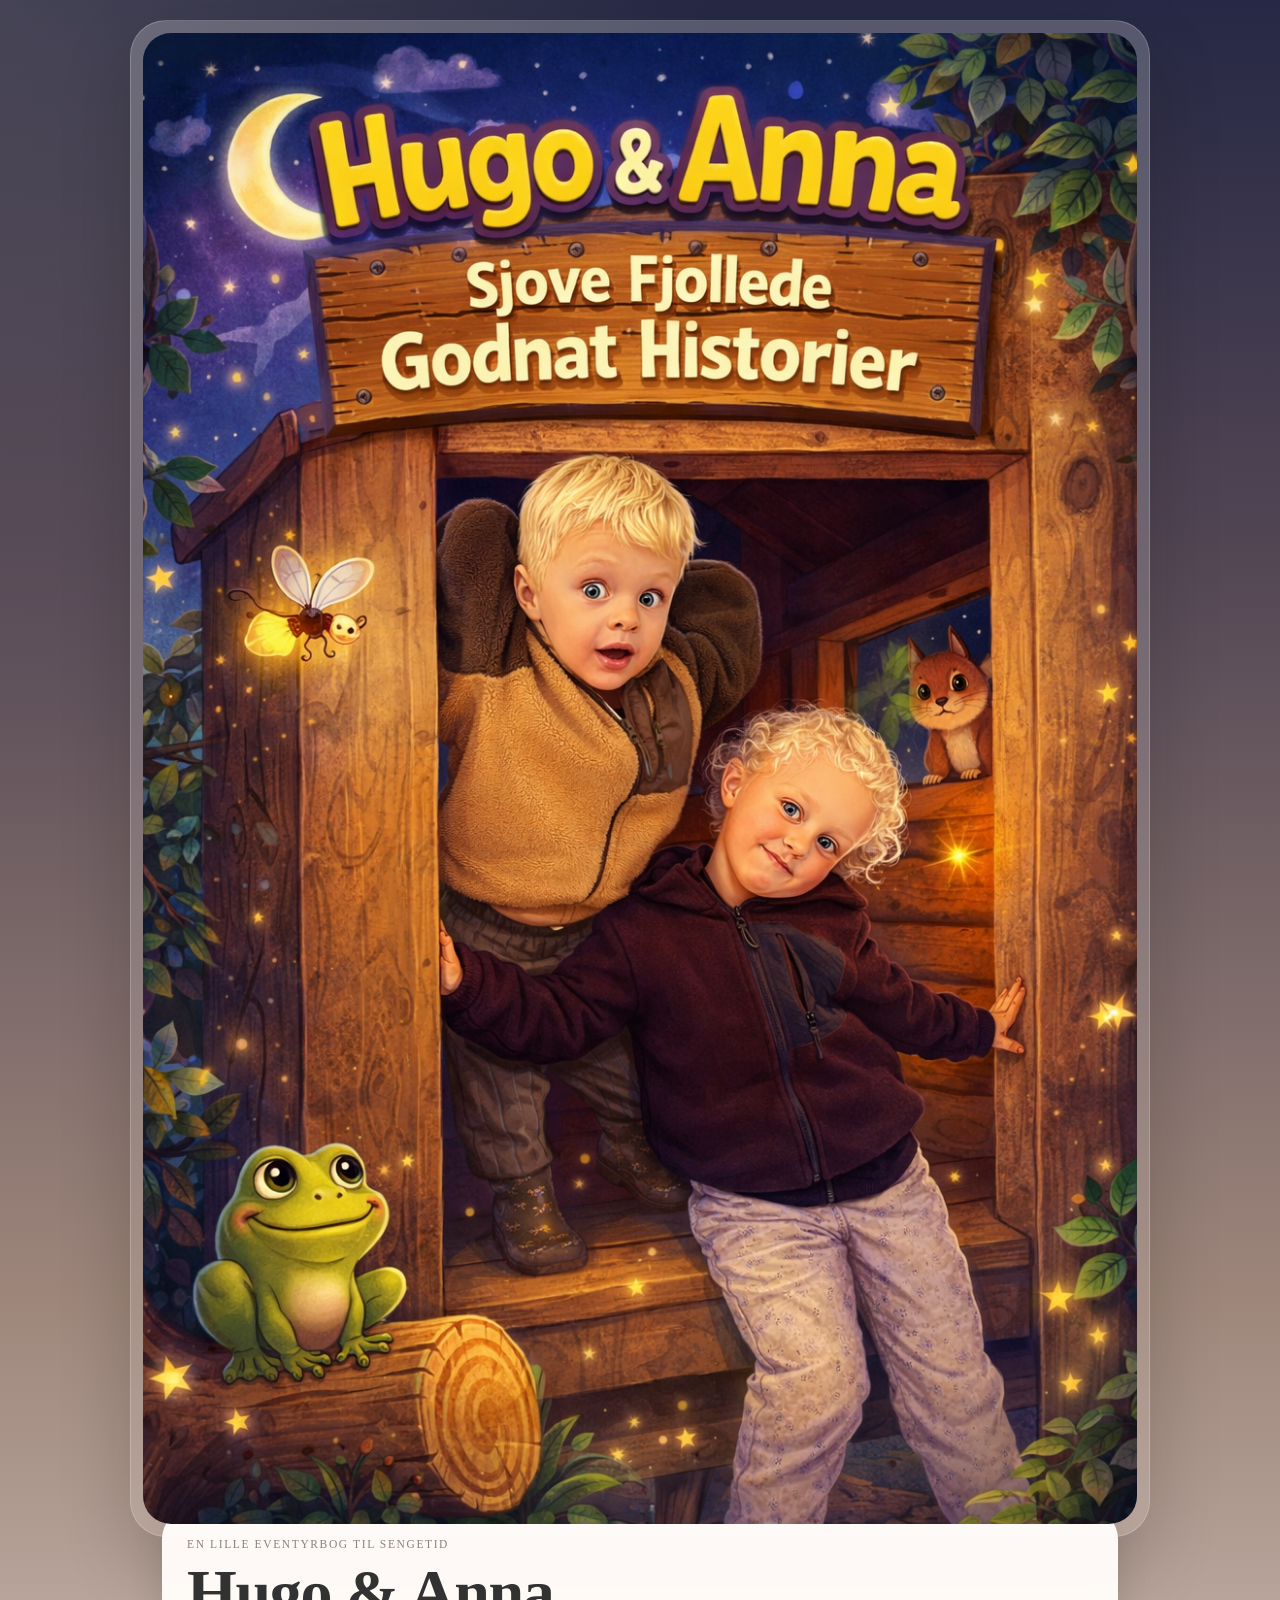
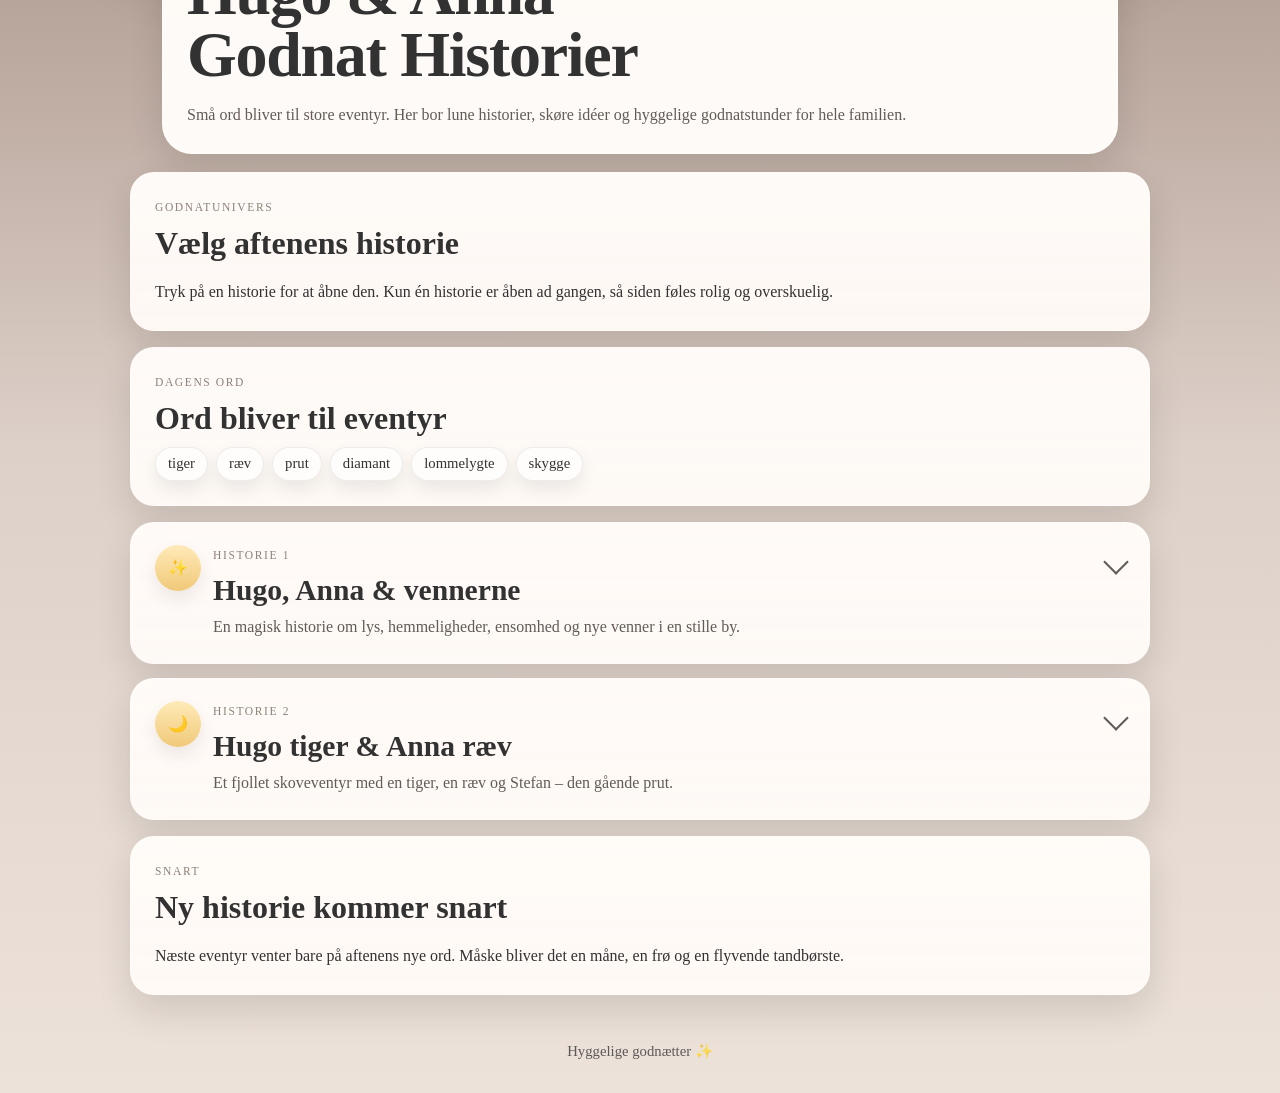
<file: index.html>
<!DOCTYPE html>
<html lang="da">
<head>
  <meta charset="UTF-8" />
  <meta name="viewport" content="width=device-width, initial-scale=1.0, viewport-fit=cover" />
  <title>Hugo & Anna's – Godnat Historier</title>
  <meta name="description" content="Hyggelige godnathistorier til børn." />
  <meta name="theme-color" content="#323232" />
  <link rel="stylesheet" href="style.css" />
</head>
<body>
  <header class="hero">
    <div class="hero__image-wrap">
      <img
        src="banner.PNG"
        alt="Hugo og Anna sjove fjollede godnat historier"
        class="hero__image"
      />
    </div>

    <div class="hero__card">
      <p class="eyebrow">En lille eventyrbog til sengetid</p>
      <h1>Hugo & Anna<br />Godnat Historier</h1>
      <p>
        Små ord bliver til store eventyr. Her bor lune historier, skøre idéer og
        hyggelige godnatstunder for hele familien.
      </p>
    </div>
  </header>

  <main class="container">
    <section class="intro card">
      <p class="eyebrow">Godnatunivers</p>
      <h2>Vælg aftenens historie</h2>
      <p>
        Tryk på en historie for at åbne den. Kun én historie er åben ad gangen,
        så siden føles rolig og overskuelig.
      </p>
    </section>

    <section class="words card">
      <p class="eyebrow">Dagens ord</p>
      <h2>Ord bliver til eventyr</h2>
      <div class="chips">
        <span>tiger</span>
        <span>ræv</span>
        <span>prut</span>
        <span>diamant</span>
        <span>lommelygte</span>
        <span>skygge</span>
      </div>
    </section>

    <section class="stories">
      <details class="story" data-story="1">
        <summary>
          <div class="story__left">
            <div class="story__icon">✨</div>
            <div class="story__meta">
              <p class="story__label">Historie 1</p>
              <h3>Hugo, Anna & vennerne</h3>
              <p class="story__preview">
                En magisk historie om lys, hemmeligheder, ensomhed og nye venner
                i en stille by.
              </p>
            </div>
          </div>
          <div class="story__arrow"></div>
        </summary>

        <div class="story__content">
          <p>Der var engang, i en verden hvor ting ikke var helt som de plejede, tre meget usædvanlige venner.</p>
          <p>Hugo var en lille lommelygte. Ikke bare en almindelig én – hans lys kunne nemlig ikke kun lyse mørke rum op, men også afsløre hemmeligheder. Når han tændte sit bløde, gyldne skær, kunne man se ting, man ellers aldrig lagde mærke til.</p>
          <p>Anna var en pung. En elegant én af slagsen, fyldt med funklende diamanter. Men det var ikke bare værdien, der gjorde hende speciel – hendes diamanter kunne mærke folks intentioner. Hvis nogen havde et godt hjerte, glimtede de varmt. Hvis ikke… så blev de kolde og matte.</p>
          <p>Og så var der Stefan. En gående højtaler. Han rullede rundt på små hjul og spillede altid den perfekte lyd til enhver situation. Glade beats når der var fest, rolige toner når nogen var triste – og nogle gange… sagde han ting højt, som andre kun turde tænke.</p>
          <p>En dag vågnede de tre venner i en mørk og stille by. Alt var mærkeligt. Ingen mennesker. Ingen lyde. Ingen lys.</p>
          <p>“Det her er ikke normalt…” sagde Stefan og udsendte en lav, spændingsfyldt brummen.</p>
          <p>“Vent,” sagde Hugo og tændte sit lys.</p>
          <p>Straks begyndte byen at ændre sig. Skyggerne bevægede sig. Spor dukkede op på jorden – som fodaftryk, der før havde været usynlige.</p>
          <p>“Der er nogen… eller noget… vi skal finde,” sagde Hugo.</p>
          <p>Anna åbnede sig en smule, og hendes diamanter begyndte at gløde svagt.</p>
          <p>“Det er ikke ondt… men det er heller ikke helt godt,” hviskede hun.</p>
          <p>De fulgte sporene gennem byen, ned ad små gader og ind i en gammel bygning. Jo længere de kom, desto højere blev stilheden – som om noget holdt vejret.</p>
          <p>Pludselig stoppede Hugo.</p>
          <p>“Her.”</p>
          <p>Han lyste ind i et mørkt hjørne… og dér sad en lille skygge. Den rystede.</p>
          <p>“Jeg… jeg tog lyset,” sagde skyggen stille. “Jeg ville bare have, at nogen lagde mærke til mig…”</p>
          <p>Anna’s diamanter begyndte at gløde varmt.</p>
          <p>“Du er ikke farlig,” sagde hun blidt. “Du er bare ensom.”</p>
          <p>Stefan spillede en rolig, varm melodi, der fyldte rummet.</p>
          <p>Hugo trådte frem og lyste blidt på skyggen.</p>
          <p>“Du behøver ikke gemme dig. Vi kan dele lyset.”</p>
          <p>Langsomt begyndte skyggen at ændre sig… og frem kom en lille figur, som aldrig før havde haft nogen at være sammen med.</p>
          <p>Og i det øjeblik vendte lyset tilbage til hele byen.</p>
          <p>Siden den dag var de ikke længere kun tre.</p>
          <p>De var fire venner, der sammen sørgede for, at ingen – hverken mennesker, ting eller skygger – nogensinde følte sig glemt igen.</p>
          <p>Og hvis man lytter godt efter en stille aften… kan man måske høre en blid melodi, se et varmt lys – og et lille glimt fra en diamant, der ved, at alt er, som det skal være. ✨</p>
        </div>
      </details>

      <details class="story" data-story="2">
        <summary>
          <div class="story__left">
            <div class="story__icon">🌙</div>
            <div class="story__meta">
              <p class="story__label">Historie 2</p>
              <h3>Hugo tiger & Anna ræv</h3>
              <p class="story__preview">
                Et fjollet skoveventyr med en tiger, en ræv og Stefan – den
                gående prut.
              </p>
            </div>
          </div>
          <div class="story__arrow"></div>
        </summary>

        <div class="story__content">
          <p>Der var engang en lille tiger, der hed Hugo. Han var 5 år gammel, havde stribede poter og elskede at løbe hurtigt gennem skoven. Hans bedste ven var Anna, en 6-årig ræv med en kæmpe fluffy hale og masser af gode idéer.</p>
          <p>En morgen vågnede Hugo og råbte:</p>
          <p>“Anna! Skal vi på eventyr i dag?”</p>
          <p>Anna hoppede ud af sin rævehule.</p>
          <p>“Ja! Lad os finde den hemmelige skovsti, som kun modige dyr kan finde!”</p>
          <p>Men lige da de skulle til at gå, hørte de en lille “pfffft… pfffft…” lyd bag dem.</p>
          <p>Ud fra busken kom Stefan… den gående prut.</p>
          <p>Ja, du læste rigtigt. Stefan var en prut, men ikke en helt almindelig en. Han havde små ben, kunne gå rundt og var faktisk ret god til at hjælpe på eventyr.</p>
          <p>“Godmorgen!” sagde prutten Stefan og viftede lidt i luften.</p>
          <p>“Jeg kan hjælpe jer med at finde vej!”</p>
          <p>Hugo begyndte at grine så meget, at hans tigerstriber næsten rystede.</p>
          <p>“Men… du er jo en prut!”</p>
          <p>“Ja,” sagde Stefan stolt. “Men jeg er en eventyr-prut.”</p>
          <p>De tre venner gik ind i skoven. Pludselig kom de til en stor mudderpøl, som var alt for bred til at hoppe over.</p>
          <p>Hugo sukkede.</p>
          <p>“Åh nej… hvordan kommer vi over?”</p>
          <p>Anna tænkte… men så sagde Stefan:</p>
          <p>“Bare rolig… hold jer for næsen.”</p>
          <p>PFFFFFFFFFFT!</p>
          <p>Stefan lavede den største prutte-vind nogensinde, og vinden pustede blade, grene og små sten sammen til en bro.</p>
          <p>“Se!” råbte Anna. “En prutte-bro!”</p>
          <p>De gik over broen, og længere inde i skoven fandt de en stor skattekiste. Inde i den lå der… ikke guld…</p>
          <p>…men kager, saftevand og is!</p>
          <p>“Den bedste skat nogensinde!” sagde Hugo.</p>
          <p>De satte sig i græsset og spiste.</p>
          <p>Stefan sagde stolt:</p>
          <p>“Det er derfor man altid skal have en prut med på eventyr.”</p>
          <p>Anna grinede.</p>
          <p>“Ja… men måske ikke lige når vi spiser.”</p>
          <p>Alle tre grinede så højt, at fuglene i træerne begyndte at synge med.</p>
          <p>Og fra den dag af vidste hele skoven én ting:</p>
          <p>Hvis du skal på eventyr med en tiger og en ræv…</p>
          <p>så er det faktisk ret smart at have en gående prut med.</p>
          <p>Slut… pfffft! 😄</p>
        </div>
      </details>
    </section>

    <section class="soon card">
      <p class="eyebrow">Snart</p>
      <h2>Ny historie kommer snart</h2>
      <p>
        Næste eventyr venter bare på aftenens nye ord. Måske bliver det en måne,
        en frø og en flyvende tandbørste.
      </p>
    </section>
  </main>

  <footer class="footer">
    <p>Hyggelige godnætter ✨</p>
  </footer>

  <script>
    const stories = document.querySelectorAll('.story');

    stories.forEach((story) => {
      const summary = story.querySelector('summary');

      summary.addEventListener('click', (e) => {
        e.preventDefault();

        const isOpen = story.open;

        stories.forEach((item) => {
          item.open = false;
        });

        if (!isOpen) {
          story.open = true;
        }
      });
    });
  </script>
</body>
</html>
</file>
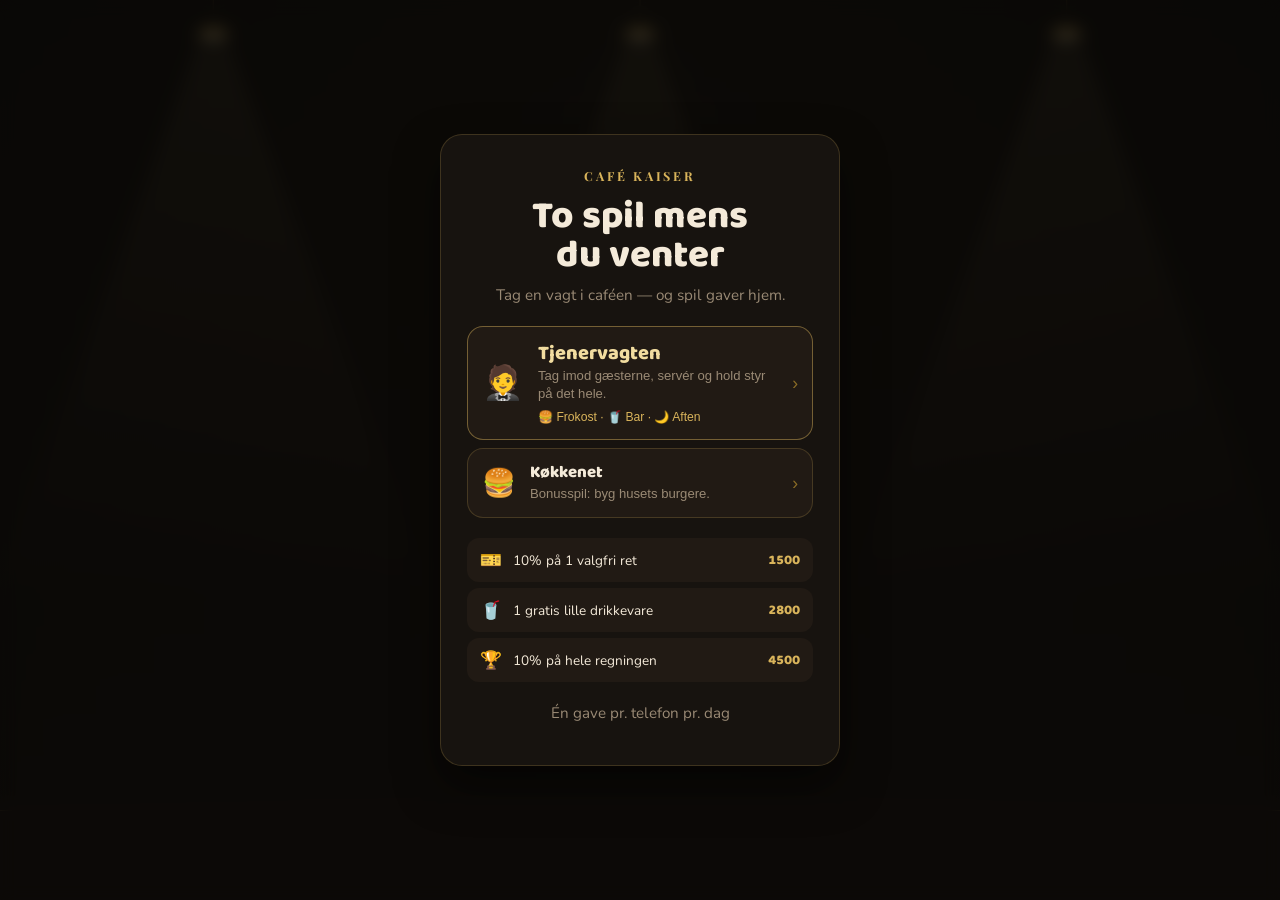
<file: spil.html>
<!DOCTYPE html>
<!--
  CAFÉ KAISER — to små spil, man kan spille mens man venter på maden.
  Alt ligger i denne ene fil: ingen billeder, ingen server, ingen data om gæsterne.

  1) TJENERVAGTEN (hovedspillet): tre vagter i træk — frokost, bar og aften.
     Gæster tages imod, følges til bord, bestillinger tages, mad hentes i lugen,
     drikkevarer laves ved baren, og til sidst betales der.
  2) KØKKENET (bonus): byg husets burgere ved at gribe fyldet i rigtig rækkefølge.

  SÅDAN GØR I DET TIL JERES:
  - Farver:      se ":root" i stilarket lige nedenfor (--guld, --rust, --sort ...).
  - Navn:        se "const CAFE" i koden.
  - Menu:        se BURGERE, DELE og DRIKKE — de bruges i begge spil.
  - Vagterne:    se BANER — tre baner med hver sit arbejde og sit tempo.
  - Sværhed:     se NIVEAU_GRÆNSER (hvornår vagterne skifter) og KØKKEN_NIVEAU.
  - Gaver:       se GAVER — point-grænserne bestemmer, hvor svært det er at vinde.
                 Skru grænserne OP, hvis der gives for mange gaver.
  - Nyhedsbrev:  se NYHEDSBREV — sæt jeres udbyders form-adresse ind i "til".
                 Uden den vises formularen, men der sendes ingenting.

  GAVER OG KODER:
  - Der kan hentes én gave pr. telefon pr. dag (gemmes lokalt i browseren).
  - Gavekoden skifter hver dag. Personalet ser dagens tre koder ved at åbne
    siden med #personale bagerst i adressen.
  - Koderne bekræftes ikke af en server: de er et hurtigt tjek ved kassen,
    ikke en sikker rabatkupon.
-->
<html lang="da">
<head>
<meta charset="UTF-8">
<meta name="viewport" content="width=device-width, initial-scale=1, maximum-scale=1, user-scalable=no, viewport-fit=cover">
<meta name="theme-color" content="#0b0a09">
<meta name="description" content="To små spil man kan spille, mens man venter på maden på Café Kaiser.">
<meta name="apple-mobile-web-app-capable" content="yes">
<meta name="apple-mobile-web-app-status-bar-style" content="black-translucent">
<title>Spil mens du venter – Café Kaiser</title>
<link rel="preconnect" href="https://fonts.googleapis.com">
<link rel="preconnect" href="https://fonts.gstatic.com" crossorigin>
<link href="https://fonts.googleapis.com/css2?family=Baloo+2:wght@500;600;700;800&family=Nunito:wght@600;700;800&family=Playfair+Display:wght@600;700&display=swap" rel="stylesheet">
<style>
  /* ============================================================
     CAFÉ KAISER — sort, guld og rust
     Ét fladeniveau, én accentfarve, ét mellemrumssystem.
     Guld betyder "her er der brug for dig". Rust betyder "det haster".
     Alt andet holder sig i baggrunden.
     ============================================================ */
  :root{
    --sort:        #0d0b09;
    --flade:       #17130f;
    --flade-hoej:  #211a14;
    --guld:        #d9b45b;
    --guld-lys:    #f2dda0;
    --guld-dyb:    #8a6c26;
    --rust:        #b0522f;
    --rust-lys:    #d97a4e;
    --creme:       #f4ead9;
    --daemp:       #9a8a75;
    --linje:       rgba(217,180,91,.20);
    --linje-staerk:rgba(217,180,91,.45);

    --display:"Baloo 2", system-ui, "Segoe UI Rounded", sans-serif;
    --brand:"Playfair Display", Georgia, serif;
    --body:"Nunito", system-ui, "Segoe UI", sans-serif;

    --r-lille: 12px;
    --r: 16px;
    --r-stor: 22px;
    --skygge: 0 20px 44px rgba(0,0,0,.55);
  }

  *{ box-sizing:border-box; -webkit-tap-highlight-color:transparent; }
  html,body{ margin:0; height:100%; overflow:hidden; overscroll-behavior:none; }
  body{
    font-family:var(--body);
    color:var(--creme);
    background:var(--sort);
    user-select:none;
    -webkit-user-select:none;
    touch-action:manipulation;
  }

  #app{
    position:relative;
    width:100%;
    height:100dvh;
    height:100vh;
    display:flex;
    flex-direction:column;
    overflow:hidden;
  }

  /* ---------- HUD: én linje plus en tynd fremgangsstribe ---------- */
  .hud[hidden]{ display:none; }
  .hud{
    position:relative;
    z-index:3;
    display:flex;
    align-items:center;
    gap:8px;
    padding:calc(env(safe-area-inset-top) + 10px) 12px 12px;
    background:var(--sort);
  }

  .hud > *{ flex:0 0 auto; }
  .vagt{
    font-family:var(--display);
    font-weight:700;
    font-size:.9rem;
    letter-spacing:.01em;
    color:var(--creme);
    white-space:nowrap;
    overflow:hidden;
    text-overflow:ellipsis;
    max-width:38%;
  }
  .varer{
    display:flex;
    align-items:center;
    gap:5px;
    flex-shrink:1;
    min-width:0;
    overflow:hidden;
    white-space:nowrap;
    font-size:.95rem;
    line-height:1;
  }
  .varer > span{ white-space:nowrap; }
  .varer .tal{
    font-family:var(--display);
    font-weight:700;
    font-size:.8rem;
    color:var(--daemp);
    margin-right:4px;
  }
  .ingrediens{
    line-height:1;
    opacity:.32;
    filter:grayscale(1);
    transition:opacity .18s ease, filter .18s ease, transform .18s ease;
  }
  .ingrediens.klar{ opacity:.22; transform:scale(.85); }
  .ingrediens.naeste{ opacity:1; filter:none; transform:scale(1.18); }

  .hud__spacer{ flex:1 1 auto; min-width:6px; }

  .point{
    font-family:var(--display);
    font-weight:800;
    font-size:1.25rem;
    line-height:1;
    color:var(--guld-lys);
    font-variant-numeric:tabular-nums;
    white-space:nowrap;
    margin-left:4px;
  }
  .liv{ font-size:.8rem; letter-spacing:.5px; white-space:nowrap; }

  .ikonknap{
    width:36px; height:36px;
    flex:0 0 auto;
    display:grid; place-items:center;
    font-size:1rem;
    border-radius:var(--r-lille);
    border:1px solid var(--linje);
    background:transparent;
    color:var(--creme);
    cursor:pointer;
  }
  .ikonknap:active{ transform:scale(.94); }

  .fremgang{
    position:absolute;
    left:12px; right:12px; bottom:5px;
    display:flex;
    align-items:center;
    gap:7px;
  }
  .fremgang__niveau{
    font-family:var(--display);
    font-weight:700;
    font-size:.62rem;
    letter-spacing:.1em;
    color:var(--daemp);
  }
  .bar{
    flex:1;
    height:3px;
    border-radius:2px;
    background:rgba(244,234,217,.10);
    overflow:hidden;
  }
  .bar__fyld{
    height:100%;
    width:0%;
    border-radius:2px;
    background:var(--guld);
    transition:width .35s ease;
  }
  .fremgang__maal{
    font-size:.62rem;
    font-weight:700;
    color:var(--daemp);
    font-variant-numeric:tabular-nums;
    white-space:nowrap;
  }

  /* ---------- Spilleflade ---------- */
  .flade{ position:relative; flex:1; min-height:0; }
  canvas{ display:block; width:100%; height:100%; touch-action:none; }

  /* ---------- Skærme ---------- */
  .overlay{
    position:absolute;
    inset:0;
    z-index:5;
    display:grid;
    place-items:center;
    padding:16px;
    background:rgba(8,7,6,.82);
    backdrop-filter:blur(8px);
  }
  .overlay.skjult{ display:none; }

  .kort{
    width:min(100%, 400px);
    max-height:100%;
    overflow-y:auto;
    padding:26px 22px 22px;
    border-radius:var(--r-stor);
    background:var(--flade);
    border:1px solid var(--linje);
    box-shadow:var(--skygge);
    color:var(--creme);
    text-align:center;
  }

  .maerke{
    display:inline-block;
    font-family:var(--brand);
    font-weight:700;
    font-size:.78rem;
    letter-spacing:.22em;
    text-transform:uppercase;
    color:var(--guld);
  }

  .kort h1{
    font-family:var(--display);
    font-weight:800;
    font-size:clamp(1.8rem, 8vw, 2.4rem);
    line-height:1.02;
    margin:10px 0 8px;
    color:var(--creme);
    text-wrap:balance;
  }
  .kort h2{
    font-family:var(--display);
    font-weight:800;
    font-size:clamp(1.5rem, 6.5vw, 2rem);
    line-height:1.05;
    margin:8px 0 8px;
    color:var(--creme);
    text-wrap:balance;
  }
  .kort p{ margin:0 0 16px; font-size:.95rem; line-height:1.5; color:var(--daemp); }

  /* ---------- Valg af spil ---------- */
  .spilvalg{ display:grid; gap:8px; margin:20px 0; text-align:left; }
  .spilkort{
    display:flex;
    align-items:center;
    gap:14px;
    width:100%;
    padding:14px;
    border-radius:var(--r);
    background:var(--flade-hoej);
    border:1px solid var(--linje);
    color:var(--creme);
    text-align:left;
    cursor:pointer;
    transition:border-color .12s ease, transform .08s ease;
  }
  .spilkort:active{ transform:scale(.99); }
  .spilkort--stor{ border-color:var(--linje-staerk); }
  .spilkort__ikon{ flex:0 0 auto; font-size:1.7rem; line-height:1; }
  .spilkort--stor .spilkort__ikon{ font-size:2.1rem; }
  .spilkort__tekst{ flex:1; min-width:0; }
  .spilkort__tekst strong{
    display:block;
    font-family:var(--display);
    font-weight:800;
    font-size:1.05rem;
    line-height:1.2;
    color:var(--creme);
  }
  .spilkort--stor .spilkort__tekst strong{ font-size:1.25rem; color:var(--guld-lys); }
  .spilkort__tekst span{
    display:block;
    margin-top:2px;
    font-size:.82rem;
    line-height:1.35;
    color:var(--daemp);
  }
  .spilkort__baner{ margin-top:6px !important; color:var(--guld) !important; font-size:.76rem !important; }
  .spilkort__pil{ flex:0 0 auto; color:var(--guld-dyb); font-size:1.1rem; }

  /* ---------- Lister ---------- */
  .regler{ list-style:none; margin:0 0 20px; padding:0; text-align:left; display:grid; gap:10px; }
  .regler li{
    display:flex;
    align-items:flex-start;
    gap:11px;
    font-size:.9rem;
    line-height:1.4;
    color:var(--daemp);
  }
  .regler li b{ color:var(--creme); font-weight:700; }
  .regler .ikon{ font-size:1.1rem; flex:0 0 auto; line-height:1.3; }

  .gaveliste{ display:grid; gap:6px; margin:0 0 20px; text-align:left; }
  .gavelinje{
    display:flex;
    align-items:center;
    gap:11px;
    padding:9px 12px;
    border-radius:var(--r-lille);
    background:var(--flade-hoej);
    border:1px solid transparent;
  }
  .gavelinje__ikon{ font-size:1.1rem; flex:0 0 auto; }
  .gavelinje__tekst{ flex:1; min-width:0; font-size:.85rem; color:var(--creme); }
  .gavelinje__point{
    flex:0 0 auto;
    font-family:var(--display);
    font-weight:800;
    font-size:.85rem;
    color:var(--guld);
    font-variant-numeric:tabular-nums;
  }
  .gavelinje--vundet{ border-color:var(--linje-staerk); }
  .gavelinje--vundet .gavelinje__point{ color:var(--daemp); }

  .eyebrow-menu{
    margin:0 0 6px;
    font-size:.64rem;
    letter-spacing:.16em;
    text-transform:uppercase;
    color:var(--daemp);
  }
  .menukort{ display:grid; gap:6px; margin:0 0 4px; text-align:left; }
  .menukort div{
    padding:9px 12px;
    border-radius:var(--r-lille);
    background:var(--flade-hoej);
    font-size:.78rem;
    line-height:1.35;
    color:var(--daemp);
  }
  .menukort b{
    display:block;
    font-family:var(--display);
    font-weight:700;
    font-size:.9rem;
    color:var(--creme);
    margin-bottom:1px;
  }
  .menukort em{ font-style:normal; }

  /* ---------- Knapper ---------- */
  .knap{
    display:block;
    width:100%;
    padding:15px 18px;
    border:0;
    border-radius:var(--r);
    background:var(--guld);
    color:#1a1409;
    font-family:var(--display);
    font-weight:800;
    font-size:1.1rem;
    letter-spacing:.03em;
    cursor:pointer;
    transition:transform .08s ease, background .12s ease;
  }
  .knap:active{ transform:scale(.985); background:var(--guld-lys); }
  .knap + .knap{ margin-top:8px; }
  .knap--rolig{
    background:transparent;
    color:var(--daemp);
    border:1px solid var(--linje);
    font-size:.95rem;
    font-weight:700;
  }
  .knap--rolig:active{ background:rgba(217,180,91,.08); }

  /* ---------- Resultat ---------- */
  .resultat{ display:flex; gap:8px; margin:0 0 18px; }
  .resultat div{ flex:1; padding:12px 6px; border-radius:var(--r-lille); background:var(--flade-hoej); }
  .resultat b{
    display:block;
    font-family:var(--display);
    font-weight:800;
    font-size:1.5rem;
    line-height:1;
    color:var(--creme);
    font-variant-numeric:tabular-nums;
  }
  .resultat span{
    display:block;
    margin-top:4px;
    font-size:.62rem;
    text-transform:uppercase;
    letter-spacing:.12em;
    color:var(--daemp);
  }

  /* ---------- Gaven ---------- */
  .gavekort{
    margin:0 0 16px;
    padding:20px 16px;
    border-radius:var(--r);
    background:var(--flade-hoej);
    border:1px solid var(--linje-staerk);
  }
  .gavekort__ikon{ font-size:1.8rem; line-height:1; }
  .gavekort h3{
    margin:8px 0 2px;
    font-family:var(--display);
    font-weight:800;
    font-size:1.2rem;
    line-height:1.2;
    color:var(--guld-lys);
    text-wrap:balance;
  }
  .gavekort p{ margin:0 0 14px; font-size:.85rem; color:var(--daemp); }
  .kode{
    display:inline-block;
    padding:10px 18px;
    border-radius:var(--r-lille);
    background:var(--sort);
    border:1px dashed var(--linje-staerk);
    font-family:var(--display);
    font-weight:800;
    font-size:1.35rem;
    letter-spacing:.18em;
    color:var(--guld-lys);
  }
  .gavekort small{
    display:block;
    margin-top:12px;
    font-size:.72rem;
    line-height:1.45;
    color:var(--daemp);
  }
  .naeste-gave{
    margin:0 0 16px;
    padding:14px;
    border-radius:var(--r-lille);
    background:var(--flade-hoej);
    font-size:.85rem;
    line-height:1.45;
    color:var(--daemp);
  }
  .naeste-gave b{ color:var(--creme); }

  /* ---------- Nyhedsbrev ---------- */
  .nyhedsbrev{
    margin:0 0 16px;
    padding:16px 14px;
    border-radius:var(--r);
    background:var(--flade-hoej);
    border:1px solid var(--linje);
    text-align:left;
  }
  .nyhedsbrev h4{
    margin:0 0 4px;
    font-family:var(--display);
    font-weight:800;
    font-size:1rem;
    color:var(--creme);
  }
  .nyhedsbrev p{ margin:0 0 12px; font-size:.8rem; line-height:1.45; color:var(--daemp); }
  .nyhedsbrev input[type="email"]{
    width:100%;
    padding:12px 14px;
    border-radius:var(--r-lille);
    border:1px solid var(--linje);
    background:var(--sort);
    color:var(--creme);
    font-family:var(--body);
    font-size:1rem;
  }
  .nyhedsbrev input[type="email"]:focus{ outline:2px solid var(--guld); outline-offset:1px; }
  .nyhedsbrev label.samtykke{
    display:flex;
    gap:10px;
    align-items:flex-start;
    margin:12px 0 14px;
    font-size:.76rem;
    line-height:1.4;
    color:var(--daemp);
    cursor:pointer;
  }
  .nyhedsbrev input[type="checkbox"]{ flex:0 0 auto; width:19px; height:19px; margin:0; accent-color:var(--guld); }
  .nyhedsbrev a{ color:var(--guld); }
  .nyhedsbrev .fejl{ margin:10px 0 0; font-size:.76rem; color:var(--rust-lys); }
  .nyhedsbrev--tak{ text-align:center; }

  .koder{ display:grid; gap:6px; margin:14px 0 6px; }
  .koder div{
    display:flex;
    align-items:center;
    justify-content:space-between;
    gap:10px;
    padding:10px 12px;
    border-radius:var(--r-lille);
    background:var(--flade-hoej);
    text-align:left;
    font-size:.82rem;
    color:var(--daemp);
  }
  .koder b{
    font-family:var(--display);
    font-size:1rem;
    letter-spacing:.14em;
    color:var(--guld-lys);
  }

  .fod{ margin-top:16px; font-size:.72rem; color:var(--daemp); line-height:1.45; }

  /* ---------- Beskeder midt på skærmen ---------- */
  .raab{
    position:absolute;
    left:50%;
    top:34%;
    z-index:4;
    transform:translate(-50%,-50%) scale(.7);
    max-width:88vw;
    font-family:var(--display);
    font-weight:800;
    font-size:clamp(1.6rem, 8vw, 2.6rem);
    line-height:1.05;
    text-align:center;
    text-wrap:balance;
    color:var(--guld-lys);
    text-shadow:0 2px 18px rgba(0,0,0,.9), 0 0 3px rgba(13,11,9,.9);
    opacity:0;
    pointer-events:none;
  }
  .raab.vis{ animation:raab 1.1s cubic-bezier(.2,.8,.3,1) forwards; }
  @keyframes raab{
    0%{ opacity:0; transform:translate(-50%,-50%) scale(.7); }
    18%{ opacity:1; transform:translate(-50%,-50%) scale(1.04); }
    35%{ transform:translate(-50%,-50%) scale(1); }
    100%{ opacity:0; transform:translate(-50%,-64%) scale(1); }
  }

  @media (prefers-reduced-motion: reduce){
    .raab.vis{ animation-duration:.5s; }
    .bar__fyld{ transition:none; }
  }

  @media (min-height: 760px){
    .kort{ padding:30px 26px 24px; }
  }
</style>
</head>
<body>
<div id="app">

  <header class="hud">
    <span class="vagt" id="opskriftNavn">Klar?</span>
    <span class="varer" id="opskriftListe"></span>
    <span class="hud__spacer"></span>
    <span class="point" id="point">0</span>
    <span class="liv" id="liv">❤️❤️❤️</span>
    <button class="ikonknap" id="lydKnap" type="button" aria-label="Lyd til/fra">🔇</button>
    <button class="ikonknap" id="pauseKnap" type="button" aria-label="Pause">⏸</button>

    <div class="fremgang">
      <span class="fremgang__niveau" id="niveauChip">1</span>
      <div class="bar"><div class="bar__fyld" id="barFyld"></div></div>
      <span class="fremgang__maal" id="fremgangTekst">🎫 1500</span>
    </div>
  </header>

  <div class="flade">
    <canvas id="laerred"></canvas>
    <div class="raab" id="raab"></div>

    <!-- FORSIDE -->
    <div class="overlay" id="menuSkaerm">
      <div class="kort">
        <span class="maerke" id="cafeNavn">Café Kaiser</span>
        <h1>To spil mens du venter</h1>
        <p id="cafeSlogan">Prøv køkkenet og gulvet — og spil gaver hjem.</p>

        <div class="spilvalg">
          <button class="spilkort spilkort--stor" type="button" data-spil="gulv">
            <span class="spilkort__ikon">🤵</span>
            <span class="spilkort__tekst">
              <strong>Tjenervagten</strong>
              <span>Tag imod gæsterne, servér og hold styr på det hele.</span>
              <span class="spilkort__baner">🍔 Frokost · 🥤 Bar · 🌙 Aften</span>
            </span>
            <span class="spilkort__pil">›</span>
          </button>
          <button class="spilkort spilkort--lille" type="button" data-spil="koekken">
            <span class="spilkort__ikon">🍔</span>
            <span class="spilkort__tekst">
              <strong>Køkkenet</strong>
              <span>Bonusspil: byg husets burgere.</span>
            </span>
            <span class="spilkort__pil">›</span>
          </button>
        </div>

        <div class="gaveliste" id="gaveListe"></div>
        <p class="fod" id="rekordTekst"></p>
      </div>
    </div>

    <!-- SÅDAN SPILLER DU -->
    <div class="overlay skjult" id="reglerSkaerm">
      <div class="kort">
        <span class="maerke" id="reglerMaerke">Køkkenet</span>
        <h2 id="reglerTitel">Byg Burgeren</h2>
        <p id="reglerTekst"></p>
        <ul class="regler" id="reglerListe"></ul>
        <button class="knap" id="startKnap" type="button">SPIL</button>
        <button class="knap knap--rolig" id="tilbageKnap" type="button">Tilbage</button>
        <div id="reglerEkstra"></div>
      </div>
    </div>

    <!-- PAUSE -->
    <div class="overlay skjult" id="pauseSkaerm">
      <div class="kort">
        <span class="maerke">Pause</span>
        <h2>Vi venter på dig</h2>
        <p>Spillet er sat på pause — dine point er gemt.</p>
        <button class="knap" id="fortsaetKnap" type="button">SPIL VIDERE</button>
        <button class="knap knap--rolig" id="afslutKnap" type="button">Vælg spil</button>
      </div>
    </div>

    <!-- SLUT -->
    <div class="overlay skjult" id="slutSkaerm">
      <div class="kort">
        <span class="maerke">Færdig</span>
        <h2 id="slutTitel">Godt gået!</h2>
        <p id="slutTekst">Køkkenet er imponeret.</p>
        <div class="resultat">
          <div><b id="slutPoint">0</b><span>Point</span></div>
          <div><b id="slutAndet">0</b><span id="slutAndetNavn">Burgere</span></div>
          <div><b id="slutRekord">0</b><span>Rekord</span></div>
        </div>
        <div id="gaveBoks"></div>
        <div id="nyhedsbrev"></div>
        <button class="knap" id="igenKnap" type="button">SPIL IGEN</button>
        <button class="knap knap--rolig" id="vaelgKnap" type="button">Vælg spil</button>
      </div>
    </div>

    <!-- PERSONALE (åbnes med #personale i adressen) -->
    <div class="overlay skjult" id="personaleSkaerm">
      <div class="kort">
        <span class="maerke">Personale</span>
        <h2>Dagens gavekoder</h2>
        <p id="personaleDato"></p>
        <div class="koder" id="personaleKoder"></div>
        <p class="fod">
          Koderne skifter hver dag. En gæst kan højst hente én gave pr. telefon pr. dag.
          Koden vises på gæstens skærm — tjek at datoen er dagens.
        </p>
        <button class="knap knap--rolig" id="lukPersonale" type="button">Luk</button>
      </div>
    </div>
  </div>
</div>

<script>
(() => {
  'use strict';

  /* ============================================================
     CAFÉ KAISER — indstillinger
     ============================================================ */
  const CAFE = {
    navn: 'Café Kaiser',
    slogan: 'Tag en vagt i caféen — og spil gaver hjem.',
    kodeSalt: 'kaiser-2026',                 // ← skift denne, og alle gavekoder skifter
  };

  /* ---------- Nyhedsbrev ----------
     Siden har ingen server, så tilmeldingen sendes direkte til jeres eget
     nyhedsbrev-system (Mailchimp, MailerLite, Klaviyo, Heyloyalty ...).
     Find "form action"-adressen i jeres udbyders indlejringskode og sæt den ind
     i "til". Er feltet tomt, vises formularen, men der sendes ingenting.

     VIGTIGT: gaven vises ALTID uden mail. Spillet er lavet til børn, og en gave,
     man kun kan få ved at aflevere en mailadresse, er hverken rimelig over for
     barnet eller lovlig at bygge på et samtykke fra en mindreårig. Derfor er
     tilmeldingen frivillig og henvendt til en voksen. */
  const NYHEDSBREV = {
    til: '',                       // ← udbyderens form-adresse (tom = slået fra)
    mailFelt: 'EMAIL',             // navnet på e-mail-feltet hos udbyderen
    kodeFelt: '',                  // valgfrit felt, hvor gavekoden sendes med
    ekstraFelter: {},              // fx { 'b_1a2b3c_4d5e': '' } (Mailchimps skjulte felt)
    privatliv: '',                 // link til jeres privatlivspolitik
    overskrift: 'Skal gaven også på mail?',
    tekst: 'Giv telefonen til en voksen — så sender vi gavekoden og nyt fra caféen.',
    samtykke: 'Jeg er voksen og siger ja til nyhedsbrev fra Café Kaiser.',
  };

  /* ---------- Menuen ---------- */
  /* Sovs på bollen er en del af bestillingen, men falder ikke ned i køkkenspillet
     — den smøres på, før bollen kommer på bakken. */
  const DELE = {
    salat:     { emoji:'🥬', navn:'sprød salat' },
    agurk:     { emoji:'🥒', navn:'syltede agurker' },
    rødløg:    { emoji:'🧅', navn:'rødløg' },
    bacon:     { emoji:'🥓', navn:'bacon' },
    cheddar:   { emoji:'🧀', navn:'cheddarost' },
    jalapeño:  { emoji:'🌶️', navn:'jalapeños' },
    tomat:     { emoji:'🍅', navn:'hjemmebagte tomater' },
    bearnaise: { emoji:'🥣', navn:'bearnaisesovs' },
    løgringe:  { egen:'løgring', navn:'friterede løgringe' },
  };

  const BURGERE = [
    {
      navn:'Kaiser burger', ikon:'🥒',
      sovs:'Bollen er smurt med ketchup og salatmayo',
      dele:['salat','agurk','rødløg','bacon','cheddar'],
    },
    {
      navn:'Bearnaise burger', ikon:'🥣',
      sovs:'Bollen er smurt med salatmayo',
      dele:['salat','løgringe','bacon','cheddar','bearnaise'],
    },
    {
      navn:'Mexicansk burger', ikon:'🌶️',
      sovs:'Bollen er smurt med salsa og guacamole',
      dele:['salat','rødløg','jalapeño','tomat','bacon','cheddar'],
    },
  ];

  const SKRALD = ['🧦','🐛','🪥','🪨','🧽'];
  const ROS = ['Værsgo! 🎉','Perfekt! 🍔','Sådan! ⭐','Nam nam! 😋','Klar! 🔔'];
  const GÆSTER = ['👧','🧒','👩','🧔','👵','👨','👱‍♀️','🧑'];

  /* ---------- Niveauer ---------- */
  /* Begge spil skifter niveau ved de samme pointgrænser. */
  const NIVEAU_GRÆNSER = [0, 450, 1100];
  const NIVEAU_NAVNE   = ['Opvarmning', 'Frokostpres', 'Kaiser-vagten'];
  // Tjenervagtens baner bruger de samme grænser — se BANER nedenfor.

  const KØKKEN_NIVEAU = [
    { fart:0.30, ekstra:0.10, spawn:1.02, skrald:0.10, udvalg:5 },
    { fart:0.46, ekstra:0.13, spawn:0.78, skrald:0.18, udvalg:7 },
    { fart:0.64, ekstra:0.17, spawn:0.60, skrald:0.22, udvalg:9 },
  ];

  /* Tjenervagtens tre baner. Hver bane er en vagt med sit eget arbejde. */
  /* "hjælper" er kollegaen, der løber gulvet. Hvad hun kan, bestemmer vagten.
     "spillerMå" er det, spilleren selv kan trykke på. */
  const BANER = [
    { navn:'Frokostvagt', ikon:'🍔', harMad:true,  harDrikke:false, ankomst:7.5, tål:30, borde:3, madtid:5.5, hældetid:1.6,
      hjælper:null,
      spillerMå:['bord','luge'], bakke:2, tillæg:1,
      tekst:'Frokost. Du er alene på gulvet: tag imod, tag bestillingen, hent maden og servér.' },

    { navn:'Bar-vagt',    ikon:'🥤', harMad:false, harDrikke:true,  ankomst:5.6, tål:26, borde:4, madtid:6.0, hældetid:1.7,
      hjælper:{ sætter:true, tager:true, leverer:true, kasserer:true },
      spillerMå:['station'], bakke:2, tillæg:1,
      tekst:'Du står bag baren og laver drikkevarerne. Kollegaen tager imod gæsterne og henter dem på hylden.' },

    { navn:'Aftenvagt',   ikon:'🤒', harMad:true,  harDrikke:true,  ankomst:7.5, tål:32, borde:3, madtid:6.0, hældetid:1.6,
      hjælper:null,
      spillerMå:['bord','luge','station'], bakke:3, tillæg:1.3,
      besked:'Sygemelding! 🤒',
      tekst:'Der er kommet en sygemelding, og I er underbemandet. Ét bord er lukket, og alt andet er dit: døren, bestillingerne, baren, køkkenet og betalingen. Til gengæld får du den store bakke og aftentillæg på alle point.' },
  ];

  const DRIKKE = [
    { emoji:'☕', navn:'kaffe' },
    { emoji:'🥤', navn:'sodavand' },
    { emoji:'🥛', navn:'milkshake' },
  ];

  /* ---------- Gaver ---------- */
  /* Grænserne er målt med en bot, der spiller næsten fejlfrit:
       - en god omgang gav 1300-1800 point
       - en fremragende omgang med held gav 2500-3600 point
       - over 4000 point kræver 6+ minutters næsten fejlfrit spil
     Skru "point" OP, hvis der gives for mange gaver — og NED, hvis ingen vinder. */
  const GAVER = [
    { point: 1500, ikon:'🎫', titel:'10% på 1 valgfri ret',      detalje:'Ved næste besøg' },
    { point: 2800, ikon:'🥤', titel:'1 gratis lille drikkevare', detalje:'Valgfri, ved næste besøg' },
    { point: 4500, ikon:'🏆', titel:'10% på hele regningen',     detalje:'Ved næste besøg' },
  ];

  /* ---------- DOM ---------- */
  const lærred      = document.getElementById('laerred');
  const ctx         = lærred.getContext('2d');
  const flade       = document.querySelector('.flade');
  const elPoint     = document.getElementById('point');
  const elLiv       = document.getElementById('liv');
  const elOpskriftNavn  = document.getElementById('opskriftNavn');
  const elOpskriftListe = document.getElementById('opskriftListe');
  const elRaab      = document.getElementById('raab');
  const menuSkærm   = document.getElementById('menuSkaerm');
  const reglerSkærm = document.getElementById('reglerSkaerm');
  const pauseSkærm  = document.getElementById('pauseSkaerm');
  const slutSkærm   = document.getElementById('slutSkaerm');
  const personaleSkærm = document.getElementById('personaleSkaerm');
  const lydKnap     = document.getElementById('lydKnap');
  const pauseKnap   = document.getElementById('pauseKnap');
  const elNiveauChip = document.getElementById('niveauChip');
  const elBarFyld    = document.getElementById('barFyld');
  const elFremgang   = document.getElementById('fremgangTekst');

  document.getElementById('cafeNavn').textContent = CAFE.navn;
  document.getElementById('cafeSlogan').textContent = CAFE.slogan;
  document.title = 'Spil mens du venter – ' + CAFE.navn;

  /* ---------- Gemte data ---------- */
  const REKORD_NØGLE = 'kaiser-rekord';
  const GAVE_NØGLE   = 'kaiser-dagens-gave';

  function hentRekord(spilId){
    try { return parseInt(localStorage.getItem(REKORD_NØGLE + '-' + spilId) || '0', 10) || 0; }
    catch(e){ return 0; }
  }
  function gemRekord(spilId, v){
    try { localStorage.setItem(REKORD_NØGLE + '-' + spilId, String(v)); } catch(e){}
  }

  function iDag(){
    const d = new Date();
    return d.getFullYear() + '-' + String(d.getMonth() + 1).padStart(2, '0') + '-' + String(d.getDate()).padStart(2, '0');
  }
  function hentDagensGave(){
    try {
      const rå = JSON.parse(localStorage.getItem(GAVE_NØGLE) || 'null');
      if (rå && rå.dato === iDag()) return rå.trin;
    } catch(e){}
    return -1;
  }
  function gemDagensGave(trin){
    try { localStorage.setItem(GAVE_NØGLE, JSON.stringify({ dato: iDag(), trin })); } catch(e){}
  }

  /* Kode der skifter hver dag — personalet ser dagens koder på #personale */
  function gaveKode(trin, dato){
    const tekst = CAFE.kodeSalt + '|' + dato + '|' + trin;
    let h = 2166136261;
    for (let i = 0; i < tekst.length; i++){
      h ^= tekst.charCodeAt(i);
      h = Math.imul(h, 16777619);
    }
    const tegn = 'ABCDEFGHJKLMNPQRSTUVWXYZ23456789';
    let kode = '';
    for (let i = 0; i < 4; i++){
      h = Math.imul(h ^ (h >>> 13), 0x5bd1e995);
      kode += tegn[(h >>> 0) % tegn.length];
    }
    return 'K' + (trin + 1) + '-' + kode;
  }

  /* ---------- Lyd (uden lydfiler) ---------- */
  let lydTændt = false;
  let lydCtx = null;
  function blip(frekvens, længde = 0.12, type = 'sine', volumen = 0.16){
    if (!lydTændt) return;
    try {
      if (!lydCtx) lydCtx = new (window.AudioContext || window.webkitAudioContext)();
      if (lydCtx.state === 'suspended') lydCtx.resume();
      const o = lydCtx.createOscillator();
      const g = lydCtx.createGain();
      o.type = type;
      o.frequency.setValueAtTime(frekvens, lydCtx.currentTime);
      g.gain.setValueAtTime(volumen, lydCtx.currentTime);
      g.gain.exponentialRampToValueAtTime(0.0001, lydCtx.currentTime + længde);
      o.connect(g); g.connect(lydCtx.destination);
      o.start(); o.stop(lydCtx.currentTime + længde);
    } catch(e){}
  }
  const lydRigtig  = () => { blip(680, .1, 'triangle'); setTimeout(() => blip(920, .12, 'triangle'), 70); };
  const lydForkert = () => blip(180, .2, 'square', .12);
  const lydFærdig  = () => { [520,660,780,1040].forEach((f,i) => setTimeout(() => blip(f,.14,'triangle'), i*90)); };
  const lydNiveau  = () => { [400,600,800].forEach((f,i) => setTimeout(() => blip(f,.16,'sawtooth',.10), i*110)); };
  const lydGave    = () => { [660,880,1180,1560,1980].forEach((f,i) => setTimeout(() => blip(f,.18,'triangle'), i*110)); };
  const lydKlokke  = () => { blip(1320, .18, 'sine', .12); setTimeout(() => blip(1760, .22, 'sine', .10), 90); };

  lydKnap.addEventListener('click', () => {
    lydTændt = !lydTændt;
    lydKnap.textContent = lydTændt ? '🔈' : '🔇';
    if (lydTændt) blip(760, .1, 'triangle');
  });

  /* ---------- Canvas ---------- */
  let B = 0, H = 0, dpr = 1;
  function tilpasStørrelse(){
    dpr = Math.min(window.devicePixelRatio || 1, 2.5);
    B = flade.clientWidth;
    H = flade.clientHeight;
    lærred.width  = Math.round(B * dpr);
    lærred.height = Math.round(H * dpr);
    ctx.setTransform(dpr, 0, 0, dpr, 0, 0);
    ctx.textAlign = 'center';
    ctx.textBaseline = 'middle';
    spriteCache.clear();
    bgLærred = null;
  }
  window.addEventListener('resize', tilpasStørrelse);
  window.addEventListener('orientationchange', () => setTimeout(tilpasStørrelse, 150));

  const radius = () => Math.max(16, Math.min(B, H) * 0.058);

  /* ---------- Sprites ---------- */
  const EMOJI_SKRIFT = '"Apple Color Emoji", "Segoe UI Emoji", "Noto Color Emoji", "Twemoji Mozilla", system-ui, sans-serif';
  const spriteCache = new Map();

  // Ting vi tegner selv, fordi der ikke findes en emoji for dem
  const EGNE_SPRITES = {
    løgring(g, px){
      const c = px / 2;
      g.fillStyle = '#e2a24a';
      g.beginPath();
      g.arc(c, c, px * 0.42, 0, Math.PI * 2);
      g.arc(c, c, px * 0.19, 0, Math.PI * 2, true);
      g.fill('evenodd');
      g.strokeStyle = '#b3762c';
      g.lineWidth = Math.max(1.5, px * 0.035);
      g.beginPath(); g.arc(c, c, px * 0.42, 0, Math.PI * 2); g.stroke();
      g.beginPath(); g.arc(c, c, px * 0.19, 0, Math.PI * 2); g.stroke();
      // sprød panering
      g.fillStyle = 'rgba(255, 232, 180, .75)';
      for (let i = 0; i < 14; i++){
        const v = (i / 14) * Math.PI * 2 + 0.4;
        const r = px * (0.24 + (i % 3) * 0.05);
        g.beginPath();
        g.arc(c + Math.cos(v) * r, c + Math.sin(v) * r, px * 0.028, 0, Math.PI * 2);
        g.fill();
      }
      g.fillStyle = 'rgba(255,255,255,.35)';
      g.beginPath();
      g.ellipse(c - px * 0.16, c - px * 0.22, px * 0.10, px * 0.045, -0.6, 0, Math.PI * 2);
      g.fill();
    },
  };

  function sprite(nøgle, cssStørrelse){
    const px = Math.max(24, Math.round(cssStørrelse * dpr));
    const id = nøgle + '@' + px;
    let c = spriteCache.get(id);
    if (c) return c;
    c = document.createElement('canvas');
    c.width = c.height = px;
    const g = c.getContext('2d');
    if (EGNE_SPRITES[nøgle]){
      EGNE_SPRITES[nøgle](g, px);
    } else {
      g.textAlign = 'center';
      g.textBaseline = 'middle';
      g.font = Math.round(px * 0.80) + 'px ' + EMOJI_SKRIFT;
      g.fillText(nøgle, px / 2, px * 0.53);
    }
    spriteCache.set(id, c);
    return c;
  }

  function tegnSprite(nøgle, x, y, str){
    ctx.drawImage(sprite(nøgle, str), x - str / 2, y - str / 2, str, str);
  }

  // En "del" kan være en emoji eller en tegning
  const delNøgle = (id) => DELE[id].egen || DELE[id].emoji;
  const tegnDel  = (id, x, y, str) => tegnSprite(delNøgle(id), x, y, str);

  /* ---------- Fælles tilstand ---------- */
  const kerne = {
    spilId:null, kører:false, pause:false, slut:false,
    point:0, liv:3, niveau:0, gaveTrin:-1,
    effekter:[], konfetti:[], ryst:0,
  };
  let aktiv = null;                 // det spil der køres lige nu
  window.__kerne = kerne;           // til automatiske tests

  const tilfældig = (liste) => liste[Math.floor(Math.random() * liste.length)];
  const klem = (v, lav, høj) => Math.min(høj, Math.max(lav, v));

  function råb(tekst){
    elRaab.textContent = tekst;
    elRaab.classList.remove('vis');
    void elRaab.offsetWidth;
    elRaab.classList.add('vis');
  }

  function effekt(x, y, tekst, farve, fart = 1.3){
    kerne.effekter.push({ x, y, tekst, farve, liv: 1, fart });
  }

  function konfettiRegn(x, y){
    const farver = ['#d9b45b','#f2dda0','#b0522f','#f6ecdb','#96762a'];
    for (let i = 0; i < 22; i++){
      kerne.konfetti.push({
        x, y,
        vx: (Math.random() - 0.5) * 0.9,
        vy: -0.5 - Math.random() * 0.7,
        farve: tilfældig(farver),
        størrelse: 2 + Math.random() * 3.4,
        liv: 1,
      });
    }
  }

  /* Point gives ét sted, så niveauer og gaver altid følger med */
  function giv(point, x, y, tekst){
    kerne.point += point;
    if (tekst) effekt(x, y, tekst, '#f2dda0');
    tjekMilepæle();
    opdaterHUD();
  }

  function mistLiv(x, y, tekst){
    kerne.liv--;
    kerne.ryst = 1;
    lydForkert();
    if (tekst) effekt(x, y, tekst, '#d97a4e');
    opdaterHUD();
    if (kerne.liv <= 0) slutSpil();
  }

  function tjekMilepæle(){
    while (kerne.niveau < NIVEAU_GRÆNSER.length - 1 && kerne.point >= NIVEAU_GRÆNSER[kerne.niveau + 1]){
      kerne.niveau++;
      bgLærred = null;   // ny bane, ny scene
      lydNiveau();
      if (aktiv && aktiv.nytNiveau) aktiv.nytNiveau();
      else råb('Niveau ' + (kerne.niveau + 1) + ' — ' + NIVEAU_NAVNE[kerne.niveau] + '! ⚡');
    }
    while (kerne.gaveTrin < GAVER.length - 1 && kerne.point >= GAVER[kerne.gaveTrin + 1].point){
      kerne.gaveTrin++;
      råb('Gave låst op! ' + GAVER[kerne.gaveTrin].ikon);
      konfettiRegn(0.5, 0.55);
      lydGave();
    }
  }

  function opdaterHUD(){
    elPoint.textContent = kerne.point;
    elLiv.textContent = '❤️'.repeat(Math.max(0, kerne.liv)) + '🖤'.repeat(Math.max(0, 3 - kerne.liv));
    if (elNiveauChip) elNiveauChip.textContent = 'N' + (kerne.niveau + 1);

    const næste = GAVER[kerne.gaveTrin + 1];
    if (næste){
      const forrige = kerne.gaveTrin >= 0 ? GAVER[kerne.gaveTrin].point : 0;
      const del = (kerne.point - forrige) / Math.max(1, næste.point - forrige);
      elBarFyld.style.width = klem(del, 0, 1) * 100 + '%';
      elFremgang.textContent = næste.ikon + ' ' + Math.max(0, næste.point - kerne.point);
    } else {
      elBarFyld.style.width = '100%';
      elFremgang.textContent = 'Alle gaver 🏆';
    }
    if (aktiv && aktiv.hud) aktiv.hud();
  }

  /* ---------- Tegnehjælp ---------- */
  function rundRekt(g, x, y, b, h, r){
    const rr = Math.min(r, b / 2, h / 2);
    g.beginPath();
    g.moveTo(x + rr, y);
    g.arcTo(x + b, y, x + b, y + h, rr);
    g.arcTo(x + b, y + h, x, y + h, rr);
    g.arcTo(x, y + h, x, y, rr);
    g.arcTo(x, y, x + b, y, rr);
    g.closePath();
  }

  // Fast "tilfældighed", så maleriet ser ens ud hver gang det bygges
  function frø(a){
    return function(){
      a |= 0; a = a + 0x6D2B79F5 | 0;
      let t = Math.imul(a ^ a >>> 15, 1 | a);
      t = t + Math.imul(t ^ t >>> 7, 61 | t) ^ t;
      return ((t ^ t >>> 14) >>> 0) / 4294967296;
    };
  }

  let bgLærred = null;
  let bgType = null;

  /* Rolig bund: mørk flade og ét varmt lys. Baggrunden skal ikke ses —
     den skal lade brikkerne på bordet træde frem. */
  function malBund(g){
    const bund = g.createLinearGradient(0, 0, 0, H);
    bund.addColorStop(0,    '#0b0a08');
    bund.addColorStop(0.55, '#14100c');
    bund.addColorStop(1,    '#1b1511');
    g.fillStyle = bund;
    g.fillRect(0, 0, B, H);

    const lys = g.createRadialGradient(B / 2, H * 0.10, 10, B / 2, H * 0.10, Math.max(B, H) * 0.85);
    lys.addColorStop(0, 'rgba(217, 180, 91, .10)');
    lys.addColorStop(1, 'rgba(217, 180, 91, 0)');
    g.fillStyle = lys;
    g.fillRect(0, 0, B, H);
  }

  function hårlinje(g, y, styrke = 0.18){
    g.fillStyle = 'rgba(217, 180, 91, ' + styrke + ')';
    g.fillRect(0, y, B, 1);
  }

  function skiltetekst(g, tekst, x, y, størrelse, farve){
    g.save();
    g.textAlign = 'center';
    g.textBaseline = 'middle';
    g.font = '700 ' + størrelse + 'px "Playfair Display", Georgia, serif';
    g.fillStyle = farve;
    g.fillText(tekst, x, y);
    g.restore();
  }

  function tegnBaggrund(){
    const type = aktiv ? aktiv.baggrund : 'koekken';
    const bane = kerne.niveau;
    if (!bgLærred || bgType !== type){
      bgLærred = document.createElement('canvas');
      bgLærred.width  = Math.max(1, Math.round(B * dpr));
      bgLærred.height = Math.max(1, Math.round(H * dpr));
      const g = bgLærred.getContext('2d');
      g.setTransform(dpr, 0, 0, dpr, 0, 0);
      if (type.startsWith('gulv')) malGulv(g, bane); else malKøkken(g);
      bgType = type;
    }
    ctx.drawImage(bgLærred, 0, 0, B, H);
  }

  function tegnEffekter(){
    ctx.save();
    ctx.font = '800 ' + Math.max(14, B * 0.042) + 'px "Baloo 2", system-ui, sans-serif';
    kerne.effekter.forEach(e => {
      ctx.globalAlpha = Math.max(0, e.liv);
      ctx.shadowColor = 'rgba(11,10,8,.9)';
      ctx.shadowBlur = 8;
      ctx.fillStyle = e.farve;
      ctx.fillText(e.tekst, e.x * B, (e.y - (1 - e.liv) * 0.10) * H);
      ctx.shadowBlur = 0;
    });
    ctx.restore();

    ctx.save();
    kerne.konfetti.forEach(k => {
      ctx.globalAlpha = Math.max(0, k.liv);
      ctx.fillStyle = k.farve;
      ctx.fillRect(k.x * B, k.y * H, k.størrelse, k.størrelse * 1.6);
    });
    ctx.restore();
  }

  function opdaterEffekter(dt){
    for (let i = kerne.effekter.length - 1; i >= 0; i--){
      kerne.effekter[i].liv -= dt * (kerne.effekter[i].fart || 1.3);
      if (kerne.effekter[i].liv <= 0) kerne.effekter.splice(i, 1);
    }
    for (let i = kerne.konfetti.length - 1; i >= 0; i--){
      const k = kerne.konfetti[i];
      k.x += k.vx * dt;
      k.vy += dt * 1.9;
      k.y += k.vy * dt;
      k.liv -= dt * 1.05;
      if (k.liv <= 0) kerne.konfetti.splice(i, 1);
    }
    if (kerne.ryst > 0) kerne.ryst = Math.max(0, kerne.ryst - dt * 3.2);
  }

  /* ---------- Løkken ---------- */
  let sidsteTid = 0;
  function løkke(nu){
    requestAnimationFrame(løkke);
    const dt = Math.min((nu - sidsteTid) / 1000 || 0, 0.05);
    sidsteTid = nu;
    if (kerne.kører && !kerne.pause && !kerne.slut && aktiv){
      aktiv.opdater(dt);
      opdaterEffekter(dt);
    }
    ctx.setTransform(dpr, 0, 0, dpr, 0, 0);
    if (kerne.ryst > 0){
      const s = kerne.ryst * 9;
      ctx.translate((Math.random() - 0.5) * s, (Math.random() - 0.5) * s);
    }
    tegnBaggrund();
    if (aktiv) aktiv.tegn();
    tegnEffekter();
  }

  /* ============================================================
     SPIL 1 — KØKKENET: byg burgeren
     ============================================================ */
  function malKøkken(g){
    malBund(g);

    // Tre lyskegler over disken — kun antydet
    for (let i = 0; i < 3; i++){
      const x = B * (0.5 / 3 + i / 3);
      const top = H * 0.03;
      const kegle = g.createLinearGradient(x, top, x, H * 0.66);
      kegle.addColorStop(0,   'rgba(242, 221, 160, .16)');
      kegle.addColorStop(1,   'rgba(242, 221, 160, 0)');
      g.fillStyle = kegle;
      g.beginPath();
      g.moveTo(x - 13, top + 8);
      g.lineTo(x + 13, top + 8);
      g.lineTo(x + B * 0.17, H * 0.66);
      g.lineTo(x - B * 0.17, H * 0.66);
      g.closePath();
      g.fill();

      g.strokeStyle = 'rgba(217, 180, 91, .30)';
      g.lineWidth = 1;
      g.beginPath(); g.moveTo(x, 0); g.lineTo(x, top); g.stroke();

      g.fillStyle = '#c8a24a';
      g.beginPath();
      g.moveTo(x - 19, top + 9); g.lineTo(x + 19, top + 9);
      g.lineTo(x + 9, top); g.lineTo(x - 9, top);
      g.closePath(); g.fill();
      g.fillStyle = '#ffeec4';
      g.beginPath(); g.ellipse(x, top + 10, 11, 3, 0, 0, Math.PI * 2); g.fill();
    }

    // Disken forneden
    const dY = H * 0.90;
    g.fillStyle = '#241811';
    g.fillRect(0, dY, B, H - dY);
    hårlinje(g, dY, 0.32);
  }

  const køkken = {
    id: 'koekken',
    navn: 'Køkkenet',
    titel: 'Byg Burgeren',
    ikon: '🍔',
    baggrund: 'koekken',
    tælleNavn: 'Burgere',
    intro: 'Bollen er allerede smurt. Nu skal fyldet på — i den rigtige rækkefølge.',
    regler: [
      ['👆', 'Hold fingeren på skærmen og <b>flyt bakken</b> til siderne.'],
      ['🍔', 'Grib fyldet <b>i den rigtige rækkefølge</b> — se bestillingen øverst.'],
      ['🧦', 'Pas på skrald — og fang et <b>❤️</b>, hvis du har mistet et liv.'],
    ],

    // egen tilstand
    burger:null, bygget:0, burgere:0, stime:0,
    ting:[], bakkeX:0.5, bakkeMål:0.5,
    tilSpawn:0, sidenNødvendig:0, fløj:null,

    niveau(){ return KØKKEN_NIVEAU[kerne.niveau]; },
    gribeY(){ return H * 0.845; },
    bakkeBr(){ return Math.max(86, Math.min(B * 0.32, 200)); },

    start(){
      this.burgere = 0; this.stime = 0;
      this.ting = []; this.fløj = null;
      this.bakkeX = this.bakkeMål = 0.5;
      this.tilSpawn = 0.5; this.sidenNødvendig = 0;
      this.nyBurger();
    },

    nyBurger(){
      const forrige = this.burger;
      do { this.burger = tilfældig(BURGERE); } while (BURGERE.length > 1 && this.burger === forrige);
      this.bygget = 0;
      this.hud();
      effekt(0.5, 0.09, this.burger.navn + ' ' + this.burger.ikon, '#f2dda0', 0.55);
    },

    nytNiveau(){ /* farten aflæses direkte fra niveauet */ },

    hud(){
      elOpskriftNavn.textContent = this.burger ? this.burger.ikon : '';
      elOpskriftListe.dataset.lang = this.burger ? this.burger.dele.length : 0;
      elOpskriftListe.innerHTML = '';
      if (!this.burger) return;
      this.burger.dele.forEach((id, i) => {
        const s = document.createElement('span');
        s.className = 'ingrediens' + (i < this.bygget ? ' klar' : (i === this.bygget ? ' naeste' : ''));
        const d = DELE[id];
        if (d.emoji){
          s.textContent = d.emoji;
        } else {
          const b = document.createElement('img');
          b.src = sprite(d.egen, 36).toDataURL();
          b.alt = d.navn;
          b.style.cssText = 'width:1.1em;height:1.1em;display:block';
          s.appendChild(b);
        }
        elOpskriftListe.appendChild(s);
      });
    },

    spawn(tvungen = false){
      const n = this.niveau();
      const næste = this.burger.dele[this.bygget];
      const pulje = Object.keys(DELE).slice(0, Math.min(n.udvalg, Object.keys(DELE).length));
      let nøgle, erSkrald = false, erHjerte = false, delId = null;

      const hjerteMuligt = kerne.liv < 3 && !this.ting.some(t => t.erHjerte);
      if (!tvungen && hjerteMuligt && Math.random() < 0.06){
        nøgle = '❤️'; erHjerte = true;
      } else if (tvungen || Math.random() < 0.42){
        delId = næste; nøgle = delNøgle(næste);
      } else if (Math.random() < n.skrald){
        nøgle = tilfældig(SKRALD); erSkrald = true;
      } else {
        delId = tilfældig(pulje); nøgle = delNøgle(delId);
      }

      if (delId === næste) this.sidenNødvendig = 0;

      this.ting.push({
        x: 0.12 + Math.random() * 0.76,
        y: -0.10, forrigeY: -0.12,
        fart: n.fart + Math.random() * n.ekstra,
        drej: (Math.random() - 0.5) * 1.6, vinkel: 0,
        nøgle, delId, erSkrald, erHjerte,
      });
    },

    grib(t){
      if (t.erHjerte){
        kerne.liv = Math.min(3, kerne.liv + 1);
        lydGave();
        effekt(t.x, 0.78, 'Ekstra liv! ❤️', '#f2dda0');
        konfettiRegn(t.x, 0.80);
        opdaterHUD();
        return;
      }
      if (t.erSkrald){
        this.stime = 0;
        mistLiv(t.x, 0.80, 'Ad! ' + t.nøgle);
        return;
      }
      if (t.delId === this.burger.dele[this.bygget]){
        this.bygget++;
        this.stime++;
        const bonus = Math.min(this.stime, 8) * 2;
        lydRigtig();
        giv(10 + bonus, t.x, 0.78, '+' + (10 + bonus));
        this.hud();
        if (this.bygget >= this.burger.dele.length) this.færdig();
        return;
      }
      this.stime = 0;
      blip(300, .09, 'sine', .1);
      effekt(t.x, 0.78, 'Nej…', '#bfae95');
    },

    færdig(){
      this.burgere++;
      lydFærdig();
      råb(tilfældig(ROS));
      konfettiRegn(this.bakkeX, 0.80);
      this.fløj = { x: this.bakkeX, y: 0.80, liv: 1 };
      giv(50);
      this.nyBurger();
    },

    opdater(dt){
      this.sidenNødvendig += dt;
      this.bakkeX += (this.bakkeMål - this.bakkeX) * Math.min(1, dt * 14);

      this.tilSpawn -= dt;
      if (this.tilSpawn <= 0){
        this.spawn();
        this.tilSpawn = this.niveau().spawn * (0.85 + Math.random() * 0.3);
      }
      if (this.sidenNødvendig > 2.6){ this.spawn(true); this.sidenNødvendig = 0; }

      const r = radius();
      const gY = this.gribeY();
      const halv = this.bakkeBr() / 2;

      for (let i = this.ting.length - 1; i >= 0; i--){
        const t = this.ting[i];
        t.forrigeY = t.y;
        t.y += t.fart * dt;
        t.vinkel += t.drej * dt;
        if (t.forrigeY * H < gY && t.y * H >= gY){
          if (Math.abs(t.x * B - this.bakkeX * B) < halv + r * 0.5){
            this.grib(t);
            this.ting.splice(i, 1);
            continue;
          }
        }
        if (t.y > 1.12) this.ting.splice(i, 1);
      }

      if (this.fløj){
        this.fløj.liv -= dt * 1.1;
        if (this.fløj.liv <= 0) this.fløj = null;
      }
    },

    tegn(){
      const r = radius();
      const str = r * 1.9;

      this.ting.forEach(t => {
        ctx.save();
        ctx.translate(t.x * B, t.y * H);
        ctx.rotate(t.vinkel);
        if (t.erSkrald){
          ctx.beginPath(); ctx.arc(0, 0, str * 0.52, 0, Math.PI * 2);
          ctx.fillStyle = 'rgba(176,82,47,.35)'; ctx.fill();
          ctx.lineWidth = 3; ctx.strokeStyle = 'rgba(217,122,78,.95)'; ctx.stroke();
        } else if (t.erHjerte){
          ctx.beginPath(); ctx.arc(0, 0, str * 0.56, 0, Math.PI * 2);
          ctx.fillStyle = 'rgba(217,180,91,.28)'; ctx.fill();
          ctx.lineWidth = 3; ctx.strokeStyle = 'rgba(242,221,160,.95)'; ctx.stroke();
        }
        tegnSprite(t.nøgle, 0, 0, str);
        ctx.restore();
      });

      // Bakken med bollen og stakken
      const bx = this.bakkeX * B;
      const by = this.gribeY();
      const bb = this.bakkeBr();

      ctx.save();
      ctx.fillStyle = 'rgba(0, 0, 0, .45)';
      ctx.beginPath(); ctx.ellipse(bx, by + r * 1.05, bb * 0.52, r * 0.20, 0, 0, Math.PI * 2); ctx.fill();

      ctx.fillStyle = '#120e0b';
      rundRekt(ctx, bx - bb / 2, by + r * 0.44, bb, r * 0.34, r * 0.17); ctx.fill();
      const guld = ctx.createLinearGradient(bx - bb / 2, 0, bx + bb / 2, 0);
      guld.addColorStop(0, '#96762a'); guld.addColorStop(0.5, '#f2dda0'); guld.addColorStop(1, '#96762a');
      ctx.fillStyle = guld;
      rundRekt(ctx, bx - bb / 2, by + r * 0.40, bb, r * 0.12, r * 0.06); ctx.fill();

      ctx.fillStyle = '#a86c34';
      rundRekt(ctx, bx - bb * 0.44, by + r * 0.02, bb * 0.88, r * 0.50, r * 0.24); ctx.fill();
      ctx.fillStyle = '#d99a53';
      rundRekt(ctx, bx - bb * 0.44, by - r * 0.02, bb * 0.88, r * 0.46, r * 0.23); ctx.fill();
      ctx.fillStyle = 'rgba(255, 240, 214, .45)';
      rundRekt(ctx, bx - bb * 0.36, by - r * 0.02, bb * 0.72, r * 0.14, r * 0.07); ctx.fill();

      for (let i = 0; i < this.bygget; i++){
        tegnDel(this.burger.dele[i], bx, by - r * 0.26 - i * r * 0.42, r * 1.7);
      }
      ctx.restore();

      if (this.fløj){
        const f = this.fløj;
        ctx.save();
        ctx.globalAlpha = Math.max(0, f.liv);
        tegnSprite('🍔', f.x * B + (1 - f.liv) * B * 0.30, (f.y - (1 - f.liv) * 0.55) * H, r * 2.1);
        ctx.restore();
      }
    },

    // styring
    begræns(x){
      const kant = (this.bakkeBr() / 2) / Math.max(1, B);
      return klem(x, kant, 1 - kant);
    },
    peg(x){ this.bakkeMål = this.begræns(x); },
    tast(retning){ this.bakkeMål = this.begræns(this.bakkeMål + retning * 0.08); },
    tælling(){ return this.burgere; },
    slutLinje(){
      return this.burgere === 0
        ? 'Prøv igen — tag fyldet i den rækkefølge, bestillingen viser.'
        : 'Du lavede ' + this.burgere + (this.burgere === 1 ? ' burger' : ' burgere') + ' og nåede Niveau ' + (kerne.niveau + 1) + '.';
    },
  };

  /* ============================================================
     TJENERVAGTEN — tre vagter i træk: frokost, bar og aften
     ============================================================ */
  /* ---------- Gulvets mål ----------
     Lodret læses skærmen som en café: arbejdsrækken øverst, bartenderens plads
     under den, afhentningshylden derunder, gulvet i midten og døren nederst. */
  const ARBEJDS_Y  = 0.085;
  const BARLINJE   = 0.175;
  const HYLDEPLADS = { x:0.5, y:0.26 };
  const HVILE      = { x:0.5, y:0.76 };
  const LUGE       = { x:0.5, y:ARBEJDS_Y };
  const STATIONER  = [
    { x:0.25, y:ARBEJDS_Y, drik:0 },
    { x:0.50, y:ARBEJDS_Y, drik:1 },
    { x:0.75, y:ARBEJDS_Y, drik:2 },
  ];
  const BORDPLADSER = [
    { x:0.28, y:0.40 }, { x:0.72, y:0.40 },
    { x:0.28, y:0.62 }, { x:0.72, y:0.62 },
  ];
  const DØR = { x:0.5, y:0.87 };

  // Man stiller sig ved siden af bordet, så figuren ikke dækker gæsten
  const vedBord = (i) => ({ x: BORDPLADSER[i].x, y: BORDPLADSER[i].y + 0.055 });

  let FLISER = [LUGE];

  /* Arbejdsrækken fordeles jævnt efter, hvad vagten har brug for.
     Rækken ligger fast under hele vagten, så man kan lære, hvor tingene er. */
  function sætLayout(b){
    const fliser = [];
    if (b.harMad) fliser.push(LUGE);
    if (b.harDrikke) fliser.push(STATIONER[0], STATIONER[1], STATIONER[2]);
    if (!fliser.length) fliser.push(LUGE);
    fliser.forEach((f, i) => { f.x = (i + 0.5) / fliser.length; f.y = ARBEJDS_Y; });
    FLISER = fliser;
  }

  const BOBLER = { bestille:'🙋', venter:'⏳', spiser:'😋', betale:'💳' };

  function malGulv(g, bane){
    malBund(g);

    // Arbejdsområdet foroven
    const bånd = H * 0.15;
    g.fillStyle = '#15110d';
    g.fillRect(0, 0, B, bånd);
    hårlinje(g, bånd, 0.30);

    // Hylden, hvor kollegaen henter
    if (BANER[bane].hjælper && BANER[bane].hjælper.leverer){
      const hy = HYLDEPLADS.y * H;
      g.fillStyle = 'rgba(217,180,91,.05)';
      g.fillRect(B * 0.18, hy - H * 0.035, B * 0.64, H * 0.07);
      g.fillStyle = 'rgba(217,180,91,.22)';
      g.fillRect(B * 0.18, hy + H * 0.035, B * 0.64, 1);
      skiltetekst(g, 'A F H E N T N I N G', B / 2, hy - H * 0.048,
                  Math.max(8, B * 0.022), 'rgba(154,138,117,.75)');
    }

    // Blødt lys over spisesalen, så gulvet ikke står som en sort flade
    const sal = g.createRadialGradient(B / 2, H * 0.50, 10, B / 2, H * 0.50, B * 0.75);
    sal.addColorStop(0, 'rgba(217, 180, 91, .055)');
    sal.addColorStop(1, 'rgba(217, 180, 91, 0)');
    g.fillStyle = sal;
    g.fillRect(0, H * 0.16, B, H * 0.76);

    // Døren forneden
    const dørY = H * 0.93;
    hårlinje(g, dørY, 0.22);
    skiltetekst(g, 'V E L K O M M E N', B / 2, (dørY + H) / 2,
                Math.max(8, B * 0.024), 'rgba(154,138,117,.7)');
  }

  const gulv = {
    id: 'gulv',
    navn: 'Tjenervagten',
    titel: 'Tre vagter i caféen',
    ikon: '🤵',
    tælleNavn: 'Gæster',
    intro: 'Tre vagter med hver sit arbejde. Tryk der, hvor der er brug for dig — men husk, at det tager tid at gå.',
    regler: [
      ['👆', 'Tryk der, hvor der er brug for dig. <b>Tjeneren går selv derhen</b> — men det tager tid.'],
      ['✨', '<b>Guldkant</b> betyder: her venter nogen på dig. <b>Rød stribe</b>: gæsten er ved at give op.'],
      ['🍽️', 'Bakken bærer <b>to ting</b> — tre om aftenen. Planlæg turen, så du slipper for at gå forgæves.'],
      ['❤️', 'Fem glade gæster i træk giver et liv tilbage.'],
    ],

    get baggrund(){ return 'gulv' + kerne.niveau; },

    tjener:null, hjælper:null,
    gæster:[], boner:[], klar:[], bakke:[], hylde:[],
    tilAnkomst:0, næsteId:1, betjente:0, turBonus:0, glade:0, vagtTid:0, rushSagt:false,

    bane(){ return BANER[kerne.niveau]; },
    antalBorde(){ return this.bane().borde; },
    måTrykke(hvad){ return this.bane().spillerMå.includes(hvad); },
    hjælperLeverer(){ const h = this.bane().hjælper; return !!(h && h.leverer); },
    bakkeMax(){ return this.bane().bakke; },
    tillæg(){ return this.bane().tillæg || 1; },

    start(){
      this.tjener = { x:0.5, y:0.78, målX:0.5, målY:0.78, opgave:null, travl:0, følger:null, hælder:null };
      this.gæster = []; this.boner = []; this.klar = []; this.bakke = []; this.hylde = [];
      this.tilAnkomst = 1.2; this.næsteId = 1; this.betjente = 0; this.turBonus = 0; this.glade = 0;
      this.vagtTid = 0; this.rushSagt = false;
      this.sætHjælper();
      sætLayout(this.bane());
      this.hud();
    },

    sætHjælper(){
      if (this.bane().hjælper){
        if (!this.hjælper){
          this.hjælper = { x:HVILE.x, y:HVILE.y, målX:HVILE.x, målY:HVILE.y, opgave:null, travl:0, bærer:null, følger:null };
        }
      } else {
        this.hjælper = null;
      }
    },

    nytNiveau(){
      const b = this.bane();
      råb(b.besked || (b.navn + ' ' + b.ikon));
      if (b.besked) effekt(0.5, 0.47, 'Du er alene — alt er dit', '#d97a4e', 0.4);
      if (b.tillæg > 1){
        effekt(0.5, 0.55, 'Aftentillæg +' + Math.round((b.tillæg - 1) * 100) + '%', '#f2dda0', 0.4);
      }
      this.sætHjælper();
      sætLayout(b);

      // Vagtskifte: rummet får en frisk start. Uden det bliver overleveringen
      // en klippe — gæsterne står midt i noget, kollegaens rolle skifter, og
      // tempoet stiger i samme sekund.
      this.gæster.forEach(g => { g.tål = Math.max(g.tål, 0.75); });
      this.tilAnkomst = Math.max(this.tilAnkomst, 5);
      this.vagtTid = 0;
      this.rushSagt = false;

      // Igangværende bestillinger bliver færdige — men gæster, der endnu ikke
      // har bestilt, ønsker det, den nye vagt kan levere.
      this.gæster.forEach(g => {
        if (g.tilstand === 'dør' || g.tilstand === 'bestille') g.ønske = this.nytØnske();
      });
      if (!b.harDrikke) this.bakke = this.bakke.filter(p => p.slags !== 'drikke');

      // Baren lukker: det, der stod klar på hylden, kommer med på bakken.
      // Ellers ville gæsterne vente på drikkevarer, ingen henter.
      if (!this.hjælperLeverer() && this.hylde.length){
        while (this.hylde.length && this.bakke.length < this.bakkeMax()){
          this.bakke.push({ slags:'drikke', drik: this.hylde.shift().drik });
        }
        if (this.hylde.length){
          this.hylde = [];
          effekt(HYLDEPLADS.x, HYLDEPLADS.y, 'Baren er ryddet', '#bfae95');
        }
      }
      // Bartenderen stiller sig om bag baren. travl og hælder skal nulstilles,
      // ellers når den igangværende handling at slette turen, før den er gået.
      if (!this.måTrykke('bord')){
        this.tjener.følger = null;
        this.tjener.hælder = null;
        this.tjener.travl = 0;
        this.gåTil({ type:'stil' }, { x:0.5, y:BARLINJE });
      }
      this.hud();
    },

    nytØnske(){
      const b = this.bane();
      const slags = b.harMad && b.harDrikke
        ? (Math.random() < 0.5 ? 'mad' : 'drikke')
        : (b.harMad ? 'mad' : 'drikke');
      const nr = slags === 'mad'
        ? Math.floor(Math.random() * BURGERE.length)
        : Math.floor(Math.random() * DRIKKE.length);
      return { slags, nr, ikon: slags === 'mad' ? BURGERE[nr].ikon : DRIKKE[nr].emoji };
    },

    hud(){
      // Køen, bestillingerne og bakken kan ses på selve skærmen — HUD'en gentager
      // dem ikke. Her står kun, hvilken vagt man er på.
      elOpskriftNavn.textContent = this.bane().navn;
      elOpskriftListe.innerHTML = '';
    },

    ledigtBord(){
      const brugte = this.gæster.map(g => g.bord).filter(b => b !== null);
      for (let i = 0; i < this.antalBorde(); i++) if (!brugte.includes(i)) return i;
      return -1;
    },

    ventendePåDrik(drik){
      return this.gæster.find(g => g.tilstand === 'venter' && g.ønske.slags === 'drikke' && g.ønske.nr === drik);
    },

    /* ---------- opdatering ---------- */
    opdater(dt){
      const b = this.bane();

      // Vagten bygger op over otte minutter: gæsterne kommer tættere OG bliver
      // mere utålmodige. Kun det sidste presser en rutineret spiller — flere
      // gæster kan ikke sættes ind, end der er borde til, så de venter bare
      // ved døren. Det er tålmodigheden ved bordene, der er grænsen.
      this.vagtTid += dt;
      const pres = Math.max(0.6, 1 - this.vagtTid / 1200);
      if (!this.rushSagt && this.vagtTid > 150){
        this.rushSagt = true;
        råb('Der er run på! 🔥');
      }

      this.tilAnkomst -= dt;
      if (this.tilAnkomst <= 0){
        if (this.gæster.filter(g => g.tilstand === 'dør').length < 3){
          this.gæster.push({
            id: this.næsteId++,
            ansigt: tilfældig(GÆSTER),
            ønske: this.nytØnske(),
            bord: null, tilstand: 'dør', tål: 1, spiseTid: 0,
          });
          lydKlokke();
        }
        this.tilAnkomst = b.ankomst * pres * (0.8 + Math.random() * 0.4);
      }

      const fart = { 'dør':1.15, 'bestille':1.0, 'venter':0.5, 'spiser':0, 'betale':0.75 };
      for (let i = this.gæster.length - 1; i >= 0; i--){
        const g = this.gæster[i];
        if (g.tilstand === 'spiser'){
          g.spiseTid -= dt;
          if (g.spiseTid <= 0){ g.tilstand = 'betale'; g.tål = Math.min(1, g.tål + 0.35); }
        }
        g.tål -= dt * (fart[g.tilstand] || 0) / (b.tål * pres);
        if (g.tål <= 0 && this.tjener.følger !== g && !(this.hjælper && this.hjælper.følger === g)){
          const p = g.bord === null ? DØR : BORDPLADSER[g.bord];
          const fuldtHus = g.tilstand === 'dør' && this.ledigtBord() < 0;
          this.fjernGæst(g);
          if (fuldtHus) effekt(p.x, p.y - 0.04, 'Fuldt hus 😕', '#bfae95');
          else mistLiv(p.x, p.y, 'Gik igen! 😠');
        }
      }

      for (let i = this.boner.length - 1; i >= 0; i--){
        const bon = this.boner[i];
        bon.tid -= dt;
        if (bon.tid <= 0){
          this.boner.splice(i, 1);
          this.klar.push({ slags:'mad', gæst: bon.gæst, ret: bon.ret });
          lydKlokke();
          effekt(LUGE.x, LUGE.y + 0.06, 'Mad klar! 🔔', '#f2dda0');
          this.hud();
        }
      }

      this.flytTjener(dt);
      if (this.hjælper) this.flytHjælper(dt);
    },

    fjernGæst(g){
      this.gæster = this.gæster.filter(x => x !== g);
      this.bakke = this.bakke.filter(x => x.gæst !== g);
      this.klar = this.klar.filter(x => x.gæst !== g);
      this.boner = this.boner.filter(x => x.gæst !== g);
      if (this.hjælper && this.hjælper.bærer && this.hjælper.bærer.til === g) this.hjælper.bærer = null;
      this.hud();
    },

    gå(f, dt, fart = 0.55){
      const dx = (f.målX - f.x) * B, dy = (f.målY - f.y) * H;
      const afstand = Math.hypot(dx, dy);
      const skridt = fart * H * dt;
      if (afstand <= skridt){ f.x = f.målX; f.y = f.målY; return true; }
      f.x += (dx / afstand) * skridt / B;
      f.y += (dy / afstand) * skridt / H;
      return false;
    },

    flytTjener(dt){
      const t = this.tjener;
      if (t.hælder){
        t.hælder.tid -= dt;
        if (t.hælder.tid <= 0){
          const drik = t.hælder.drik;
          t.hælder = null;
          this.stilFrem(drik);
        }
        return;
      }
      if (t.travl > 0){
        t.travl -= dt;
        if (t.travl <= 0) this.udførOpgave();
        return;
      }
      if (t.opgave && this.gå(t, dt)) t.travl = 0.30;
      if (t.følger) t.følger.tål = Math.min(1, t.følger.tål + dt * 0.05);
    },

    stilFrem(drik){
      // Barvagt: drikkevaren stilles på hylden, kollegaen henter den.
      // Ellers: den kommer på tjenerens egen bakke.
      if (this.hjælperLeverer()){
        this.hylde.push({ drik });
        const venter = this.ventendePåDrik(drik);
        if (venter) giv(10, HYLDEPLADS.x, HYLDEPLADS.y - 0.04, '+10 ' + DRIKKE[drik].emoji);
        else effekt(HYLDEPLADS.x, HYLDEPLADS.y - 0.04, 'Ingen har bestilt den', '#bfae95');
      } else if (this.bakke.length < this.bakkeMax()){
        this.bakke.push({ slags:'drikke', drik });
        blip(880, .1, 'triangle');
      }
      this.hud();
    },

    /* ---------- kollegaen ---------- */
    flytHjælper(dt){
      const h = this.hjælper;
      if (h.travl > 0){
        h.travl -= dt;
        if (h.travl <= 0) this.hjælperUdfør();
        return;
      }
      if (h.opgave){
        if (this.gå(h, dt, 0.48)) h.travl = 0.28;
        if (h.følger) h.følger.tål = Math.min(1, h.følger.tål + dt * 0.05);
        return;
      }
      this.hjælperTænk();
    },

    hjælperGå(opgave, punkt){
      const h = this.hjælper;
      h.opgave = opgave;
      h.målX = punkt.x; h.målY = punkt.y;
    },

    hjælperTænk(){
      const h = this.hjælper;
      const kan = this.bane().hjælper;

      if (h.bærer){
        const g = h.bærer.til;
        if (this.gæster.includes(g) && g.tilstand === 'venter'){
          return this.hjælperGå({ type:'aflever' }, vedBord(g.bord));
        }
        h.bærer = null;
      }

      if (kan.leverer){
        // 1) færdig drikkevare på hylden, som nogen venter på
        for (const d of this.hylde){
          const g = this.ventendePåDrik(d.drik);
          if (g) return this.hjælperGå({ type:'hentHylde', drik:d.drik, til:g }, HYLDEPLADS);
        }
        // 2) mad i lugen
        if (this.klar.length) return this.hjælperGå({ type:'hentLuge' }, LUGE);
      } else if (kan.nødhjælp && this.klar.length){
        // Aftenvagt: hun løber selv maden ud, når køen af ventende vokser,
        // så bestillingerne ikke hober sig op hurtigere, end de kan leveres
        const venter = this.gæster.filter(x => x.tilstand === 'venter').length;
        if (venter >= kan.nødhjælp) return this.hjælperGå({ type:'hentLuge' }, LUGE);
      }

      // 3) bestillinger
      if (kan.tager){
        const g = this.gæster.filter(x => x.tilstand === 'bestille').sort((a, b) => a.tål - b.tål)[0];
        if (g) return this.hjælperGå({ type:'tag', gæst:g }, vedBord(g.bord));
      }
      // 4) betaling
      if (kan.kasserer){
        const g = this.gæster.filter(x => x.tilstand === 'betale').sort((a, b) => a.tål - b.tål)[0];
        if (g) return this.hjælperGå({ type:'kasser', gæst:g }, vedBord(g.bord));
      }
      // 5) tag imod ved døren
      if (kan.sætter){
        const g = this.gæster.find(x => x.tilstand === 'dør');
        if (g && this.ledigtBord() >= 0) return this.hjælperGå({ type:'dør' }, DØR);
      }
      // 6) ellers: tilbage på plads
      if (Math.abs(h.x - HVILE.x) > 0.01 || Math.abs(h.y - HVILE.y) > 0.01){
        return this.hjælperGå({ type:'hvil' }, HVILE);
      }
    },

    hjælperUdfør(){
      const h = this.hjælper;
      const o = h.opgave;
      h.opgave = null;
      if (!o) return;

      if (o.type === 'hentHylde'){
        const i = this.hylde.findIndex(d => d.drik === o.drik);
        if (i < 0) return;
        this.hylde.splice(i, 1);
        h.bærer = { slags:'drikke', drik:o.drik, til:o.til };
        this.hud();
        return;
      }

      if (o.type === 'hentLuge'){
        const p = this.klar.shift();
        if (!p) return;
        h.bærer = { slags:'mad', gæst:p.gæst, til:p.gæst };
        this.hud();
        return;
      }

      if (o.type === 'aflever'){
        const g = h.bærer && h.bærer.til;
        h.bærer = null;
        if (!g || !this.gæster.includes(g) || g.tilstand !== 'venter') return;
        this.servér(g, BORDPLADSER[g.bord], 0.7);
        return;
      }

      if (o.type === 'tag'){
        const g = o.gæst;
        if (!this.gæster.includes(g) || g.tilstand !== 'bestille') return;
        this.tagBestilling(g, BORDPLADSER[g.bord], 5);
        return;
      }

      if (o.type === 'kasser'){
        const g = o.gæst;
        if (!this.gæster.includes(g) || g.tilstand !== 'betale') return;
        this.tagBetaling(g, BORDPLADSER[g.bord], 0.7);
        return;
      }

      if (o.type === 'dør'){
        const g = this.gæster.find(x => x.tilstand === 'dør');
        const bord = this.ledigtBord();
        if (!g || bord < 0) return;
        h.følger = g;
        g.bord = bord;
        this.hjælperGå({ type:'sæt', gæst:g }, vedBord(bord));
        return;
      }

      if (o.type === 'sæt'){
        const g = o.gæst;
        h.følger = null;
        if (!this.gæster.includes(g)) return;
        g.tilstand = 'bestille';
        g.tål = Math.min(1, g.tål + 0.25);
        giv(5, BORDPLADSER[g.bord].x, BORDPLADSER[g.bord].y - 0.05, '+5');
        this.hud();
      }
    },

    /* ---------- handlinger, der er ens for begge ---------- */
    tagBestilling(g, p, grundpoint){
      const point = Math.round(grundpoint * this.tillæg());
      g.tilstand = 'venter';
      if (g.ønske.slags === 'mad'){
        const tid = this.bane().madtid;
        this.boner.push({ gæst:g, ret:g.ønske.nr, tid, samlet:tid });
      }
      blip(640, .1, 'triangle');
      giv(point, p.x, p.y - 0.05, '+' + point + ' bestilling');
      this.hud();
    },

    servér(g, p, faktor = 1){
      g.tilstand = 'spiser';
      g.spiseTid = g.ønske.slags === 'mad' ? 4.5 : 3.5;
      const point = Math.round((20 + g.tål * 15) * faktor * this.tillæg());
      lydRigtig();
      giv(point, p.x, p.y - 0.05, '+' + point);
      this.hud();
    },

    tagBetaling(g, p, faktor = 1){
      const point = Math.round((15 + g.tål * 10) * faktor * this.tillæg());
      const glad = g.tål > 0.6;
      this.gæster = this.gæster.filter(x => x !== g);
      this.betjente++;
      if (glad) this.glade++; else this.glade = 0;
      lydFærdig();
      giv(point, p.x, p.y - 0.05, '+' + point + ' 💰');
      if (this.glade >= 5 && kerne.liv < 3){
        this.glade = 0;
        kerne.liv++;
        lydGave();
        effekt(p.x, p.y - 0.12, 'Stamgæst! ❤️', '#f2dda0');
        konfettiRegn(p.x, p.y);
        opdaterHUD();
      } else if (this.betjente % 5 === 0){
        råb(tilfældig(['Flot service! ⭐','Gæsterne er glade! 🎉']));
      }
      this.hud();
    },

    /* ---------- spillerens handlinger ---------- */
    udførOpgave(){
      const t = this.tjener;
      const o = t.opgave;
      t.opgave = null;
      if (!o || o.type === 'stil') return;

      if (o.type === 'dør'){
        const gæst = this.gæster.find(g => g.tilstand === 'dør');
        const bord = this.ledigtBord();
        if (!gæst || bord < 0) return;
        t.følger = gæst;
        gæst.bord = bord;
        this.gåTil({ type:'sæt', gæst }, vedBord(bord));
        return;
      }

      if (o.type === 'sæt'){
        const gæst = o.gæst;
        t.følger = null;
        if (!this.gæster.includes(gæst)) return;
        gæst.tilstand = 'bestille';
        gæst.tål = Math.min(1, gæst.tål + 0.25);
        blip(720, .09, 'triangle');
        const sætP = Math.round(10 * this.tillæg());
        giv(sætP, BORDPLADSER[gæst.bord].x, BORDPLADSER[gæst.bord].y - 0.05, '+' + sætP);
        this.hud();
        return;
      }

      if (o.type === 'luge'){
        let taget = 0;
        while (this.bakke.length < this.bakkeMax() && this.klar.length > 0){
          this.bakke.push(this.klar.shift());
          taget++;
        }
        if (taget > 0){
          this.turBonus = 0;
          blip(560, .1, 'triangle');
          effekt(LUGE.x, LUGE.y + 0.06, taget > 1 ? taget + ' tallerkener!' : 'På bakken', '#f2dda0');
        } else if (this.bakke.length >= this.bakkeMax()){
          effekt(LUGE.x, LUGE.y + 0.06, 'Bakken er fuld', '#bfae95');
        }
        this.hud();
        return;
      }

      if (o.type === 'station'){
        const plads = this.hjælperLeverer() ? this.hylde.length < 3 : this.bakke.length < this.bakkeMax();
        if (!plads){
          effekt(STATIONER[o.drik].x, STATIONER[o.drik].y + 0.06,
                 this.hjælperLeverer() ? 'Hylden er fuld' : 'Bakken er fuld', '#bfae95');
          return;
        }
        const tid = this.bane().hældetid;
        t.hælder = { drik:o.drik, tid, samlet:tid };
        blip(420, .12, 'sine', .1);
        return;
      }

      if (o.type === 'hylde'){
        if (!this.hylde.length) return;
        if (this.hjælperLeverer()){
          // Barvagt: kollegaen henter selv — det her er at hælde en fejl ud
          const d = this.hylde.pop();
          blip(220, .14, 'sine', .1);
          effekt(HYLDEPLADS.x, HYLDEPLADS.y - 0.04, 'Hældt ud ' + DRIKKE[d.drik].emoji, '#bfae95');
        } else if (this.bakke.length < this.bakkeMax()){
          // Ellers tager man den med sig
          const d = this.hylde.pop();
          this.bakke.push({ slags:'drikke', drik:d.drik });
          blip(880, .1, 'triangle');
          effekt(HYLDEPLADS.x, HYLDEPLADS.y - 0.04, 'Med på bakken ' + DRIKKE[d.drik].emoji, '#f2dda0');
        } else {
          effekt(HYLDEPLADS.x, HYLDEPLADS.y - 0.04, 'Bakken er fuld', '#bfae95');
        }
        this.hud();
        return;
      }

      if (o.type === 'bord'){
        const gæst = this.gæster.find(g => g.bord === o.bord);
        if (!gæst) return;
        const p = BORDPLADSER[o.bord];

        if (gæst.tilstand === 'bestille'){ this.tagBestilling(gæst, p, 10); return; }

        if (gæst.tilstand === 'venter'){
          const i = this.bakke.findIndex(pl =>
            gæst.ønske.slags === 'mad' ? (pl.slags === 'mad' && pl.gæst === gæst)
                                       : (pl.slags === 'drikke' && pl.drik === gæst.ønske.nr));
          if (i < 0){
            effekt(p.x, p.y - 0.05, gæst.ønske.slags === 'mad' ? 'Maden er ikke klar' : 'Mangler ' + gæst.ønske.ikon, '#bfae95');
            return;
          }
          this.bakke.splice(i, 1);
          this.turBonus++;
          this.servér(gæst, p);
          if (this.turBonus === this.bakkeMax()){
            giv(Math.round(20 * this.tillæg()), p.x, p.y - 0.12, 'Hele bakken!');
            lydFærdig();
          }
          return;
        }

        if (gæst.tilstand === 'betale'){ this.tagBetaling(gæst, p); return; }
        effekt(p.x, p.y - 0.05, 'Bordet er i gang', '#bfae95');
      }
    },

    gåTil(opgave, punkt){
      const t = this.tjener;
      t.opgave = opgave;
      t.målX = punkt.x; t.målY = punkt.y;
      t.travl = 0;
    },

    /* ---------- tryk ---------- */
    peg(x, y){
      if (!kerne.kører || kerne.pause) return;
      const b = this.bane();
      const px = x * B, py = y * H;
      let bedst = null, kortest = Infinity;

      const prøv = (mål, punkt, gåTilPunkt) => {
        const d = Math.hypot(punkt.x * B - px, punkt.y * H - py);
        if (d < kortest){ kortest = d; bedst = Object.assign({ punkt: gåTilPunkt || punkt }, mål); }
      };

      if (this.måTrykke('bord')){
        for (let i = 0; i < this.antalBorde(); i++) prøv({ type:'bord', bord:i }, BORDPLADSER[i], vedBord(i));
        prøv({ type:'dør' }, DØR);
      }
      if (this.måTrykke('luge') && b.harMad) prøv({ type:'luge' }, LUGE);
      if (this.måTrykke('station')){
        // bartenderen går langs baren, ikke ned på gulvet
        STATIONER.forEach(s => prøv({ type:'station', drik:s.drik }, s,
          this.hjælperLeverer() ? { x:s.x, y:BARLINJE } : s));
      }
      if (this.hylde.length){
        prøv({ type:'hylde' }, HYLDEPLADS,
             this.hjælperLeverer() ? { x:HYLDEPLADS.x, y:BARLINJE } : HYLDEPLADS);
      }

      if (!bedst) return;
      if (bedst.type === 'dør'){
        const gæst = this.gæster.find(g => g.tilstand === 'dør');
        if (!gæst){ effekt(DØR.x, DØR.y - 0.05, 'Ingen venter', '#bfae95'); return; }
        if (this.ledigtBord() < 0){ effekt(DØR.x, DØR.y - 0.05, 'Ingen ledige borde', '#d97a4e'); return; }
      }
      this.tjener.hælder = null;
      this.gåTil(bedst, bedst.punkt);
    },

    tast(){},
    tælling(){ return this.betjente; },
    slutLinje(){
      return this.betjente === 0
        ? 'Prøv igen — følg gæsten til bordet, tag bestillingen og servér.'
        : 'Du betjente ' + this.betjente + (this.betjente === 1 ? ' gæst' : ' gæster') +
          ' og nåede ' + this.bane().navn + '.';
    },

    /* ---------- tegning ----------
       Regel: guld betyder "her er der brug for dig", rust betyder "det haster".
       Alt andet holdes i baggrundens toner, så øjet kun trækkes mod det ene sted. */
    kræver(g){
      if (!this.måTrykke('bord')) return false;
      if (g.tilstand === 'bestille' || g.tilstand === 'betale') return true;
      if (g.tilstand === 'venter'){
        return this.bakke.some(pl => g.ønske.slags === 'mad'
          ? (pl.slags === 'mad' && pl.gæst === g)
          : (pl.slags === 'drikke' && pl.drik === g.ønske.nr));
      }
      return false;
    },

    kort(x, y, b, h, kant, fyld){
      ctx.save();
      ctx.fillStyle = fyld || '#1c1610';
      rundRekt(ctx, x - b / 2, y - h / 2, b, h, Math.min(h / 2, 10));
      ctx.fill();
      if (kant){
        ctx.strokeStyle = kant;
        ctx.lineWidth = 1.5;
        ctx.stroke();
      }
      ctx.restore();
    },

    stribe(x, y, b, del, farve){
      ctx.save();
      ctx.fillStyle = 'rgba(244,234,217,.12)';
      rundRekt(ctx, x - b / 2, y, b, 3, 1.5);
      ctx.fill();
      ctx.fillStyle = farve;
      rundRekt(ctx, x - b / 2, y, Math.max(0, b * klem(del, 0, 1)), 3, 1.5);
      ctx.fill();
      ctx.restore();
    },

    tegnFlise(f, r){
      const x = f.x * B, y = f.y * H;
      const b = Math.min(B / FLISER.length - r * 0.5, r * 3.2);
      const h = r * 2.5;
      const erStation = 'drik' in f;
      const drik = f.drik;

      const ønsket = erStation ? !!this.ventendePåDrik(drik) : this.klar.length > 0;
      const hælder = erStation && this.tjener.hælder && this.tjener.hælder.drik === drik;

      this.kort(x, y, b, h, ønsket || hælder ? 'rgba(217,180,91,.85)' : 'rgba(217,180,91,.20)',
                ønsket ? 'rgba(217,180,91,.10)' : '#191410');
      tegnSprite(erStation ? DRIKKE[drik].emoji : '🍽️', x, y - r * 0.15, r * 1.35);

      if (hælder){
        const del = 1 - this.tjener.hælder.tid / this.tjener.hælder.samlet;
        this.stribe(x, y + r * 0.8, b * 0.6, del, '#d9b45b');
      } else if (!erStation){
        // lugen: hvad der er klar, og hvad køkkenet er i gang med
        if (this.klar.length) this.taelPille(x + b * 0.32, y - h * 0.34, this.klar.length, '#d9b45b', '#1a1409', r);
        if (this.boner.length) this.taelPille(x - b * 0.32, y - h * 0.34, this.boner.length, 'rgba(154,138,117,.5)', '#f4ead9', r);
      }
    },

    taelPille(x, y, tal, bagfarve, tekstfarve, r){
      ctx.save();
      ctx.fillStyle = bagfarve;
      ctx.beginPath();
      ctx.arc(x, y, r * 0.42, 0, Math.PI * 2);
      ctx.fill();
      ctx.fillStyle = tekstfarve;
      ctx.font = '800 ' + Math.max(9, r * 0.5) + 'px "Baloo 2", system-ui, sans-serif';
      ctx.fillText(String(tal), x, y + r * 0.02);
      ctx.restore();
    },

    tegnFigur(f, emoji, r, ring, bærer){
      const x = f.x * B, y = f.y * H;
      ctx.save();
      ctx.fillStyle = ring;
      ctx.beginPath();
      ctx.ellipse(x, y + r * 0.92, r * 0.7, r * 0.22, 0, 0, Math.PI * 2);
      ctx.fill();
      ctx.restore();
      if (f.følger) tegnSprite(f.følger.ansigt, x - r * 1.05, y + r * 0.2, r * 1.4);
      tegnSprite(emoji, x, y, r * 2);

      if (bærer && bærer.length){
        const b = r * (0.95 * bærer.length + 0.5);
        const by = y + r * 1.35;
        this.kort(x, by, b, r * 1.15, 'rgba(217,180,91,.35)');
        bærer.forEach((ting, i) => {
          const px = x + (i - (bærer.length - 1) / 2) * r * 0.95;
          tegnSprite(ting.ikon, px, by, r * 0.85);
          if (ting.bord) this.taelPille(px + r * 0.36, by + r * 0.38, ting.bord, '#b0522f', '#fff6e2', r * 0.8);
        });
      }
    },

    tegn(){
      const r = radius();
      const bordR = Math.min(B, H) * 0.062;

      // Arbejdsrækken
      FLISER.forEach(f => this.tegnFlise(f, r));

      // Færdige drikkevarer klar til afhentning
      this.hylde.forEach((d, i) => {
        const x = (HYLDEPLADS.x + (i - (this.hylde.length - 1) / 2) * 0.14) * B;
        tegnSprite(DRIKKE[d.drik].emoji, x, HYLDEPLADS.y * H, r * 1.2);
      });

      // Borde
      for (let i = 0; i < BORDPLADSER.length; i++){
        const p = BORDPLADSER[i];
        const x = p.x * B, y = p.y * H;
        const åbent = i < this.antalBorde();
        const gæst = this.gæster.find(g => g.bord === i);
        const skjul = gæst && (gæst === this.tjener.følger || (this.hjælper && gæst === this.hjælper.følger));
        const brug = gæst && !skjul && this.kræver(gæst);

        ctx.save();
        ctx.globalAlpha = åbent ? 1 : 0.28;
        ctx.fillStyle = '#1c1610';
        ctx.beginPath(); ctx.ellipse(x, y, bordR, bordR * 0.7, 0, 0, Math.PI * 2); ctx.fill();
        ctx.lineWidth = brug ? 2 : 1;
        ctx.strokeStyle = brug ? '#d9b45b' : 'rgba(217,180,91,.22)';
        ctx.stroke();
        ctx.fillStyle = åbent ? 'rgba(154,138,117,.85)' : 'rgba(154,138,117,.5)';
        ctx.font = '700 ' + Math.max(10, bordR * 0.5) + 'px "Baloo 2", system-ui, sans-serif';
        ctx.fillText(åbent ? String(i + 1) : 'lukket', x, y + bordR * 0.03);
        ctx.restore();

        if (!gæst || skjul) continue;

        const gy = y - bordR * 1.5;
        tegnSprite(gæst.ansigt, x, gy, r * 1.7);

        // Ét kort pr. gæst: hvad de venter på, og hvor længe de gider
        const vis = (gæst.tilstand === 'bestille' || gæst.tilstand === 'venter');
        const kb = vis ? r * 2.3 : r * 1.5;
        const kx = x, ky = gy - r * 1.45;
        const haster = gæst.tål < 0.3;
        this.kort(kx, ky, kb, r * 1.25, brug ? 'rgba(217,180,91,.9)' : (haster ? 'rgba(176,82,47,.9)' : 'rgba(217,180,91,.22)'));
        if (vis){
          tegnSprite(BOBLER[gæst.tilstand], kx - kb * 0.23, ky - r * 0.08, r * 0.85);
          tegnSprite(gæst.ønske.ikon, kx + kb * 0.23, ky - r * 0.08, r * 0.85);
        } else {
          tegnSprite(BOBLER[gæst.tilstand], kx, ky - r * 0.08, r * 0.9);
        }
        this.stribe(kx, ky + r * 0.42, kb * 0.72, gæst.tål,
                    gæst.tål > 0.5 ? '#d9b45b' : (gæst.tål > 0.25 ? '#d97a4e' : '#c33b22'));
      }

      // Køen ved døren
      const kø = this.gæster.filter(g => g.tilstand === 'dør' && g !== this.tjener.følger &&
                                         !(this.hjælper && g === this.hjælper.følger));
      kø.forEach((g, i) => {
        const x = (DØR.x + (i - (kø.length - 1) / 2) * 0.17) * B;
        const y = DØR.y * H;
        tegnSprite(g.ansigt, x, y, r * 1.6);
        this.stribe(x, y + r * 0.95, r * 1.5, g.tål,
                    g.tål > 0.5 ? '#d9b45b' : (g.tål > 0.25 ? '#d97a4e' : '#c33b22'));
      });

      // Kollegaen og spilleren
      if (this.hjælper){
        const bærer = this.hjælper.bærer
          ? [{ ikon: this.hjælper.bærer.slags === 'mad' ? '🍔' : DRIKKE[this.hjælper.bærer.drik].emoji,
               bord: this.hjælper.bærer.til ? this.hjælper.bærer.til.bord + 1 : 0 }]
          : [];
        this.tegnFigur(this.hjælper, '🤵‍♀️', r, 'rgba(176,82,47,.18)', bærer);
      }
      this.tegnFigur(this.tjener, '🤵', r, 'rgba(217,180,91,.18)',
        this.bakke.map(p => ({
          ikon: p.slags === 'mad' ? '🍔' : DRIKKE[p.drik].emoji,
          bord: p.slags === 'mad' ? p.gæst.bord + 1 : 0,
        })));
    },
  };

  /* ============================================================
     Skærme, styring og opstart
     ============================================================ */
  const SPIL = { koekken: køkken, gulv: gulv };
  window.__spil = () => aktiv;   // til automatiske tests

  function visSkærm(el, vis){ el.classList.toggle('skjult', !vis); }

  const hudEl = document.querySelector('.hud');

  function visKun(el){
    [menuSkærm, reglerSkærm, pauseSkærm, slutSkærm].forEach(s => visSkærm(s, s === el));
    // HUD'en hører til spillet — den skjules på forsiden og reglerne
    const skjulHud = (el === menuSkærm || el === reglerSkærm);
    if (hudEl.hidden !== skjulHud){
      hudEl.hidden = skjulHud;
      tilpasStørrelse();
    }
  }

  function sætPause(pause){
    if (!kerne.kører || kerne.slut) return;
    kerne.pause = pause;
    visSkærm(pauseSkærm, pause);
  }

  /* ---------- Forside ---------- */
  function visMenu(){
    kerne.kører = false; kerne.pause = false; kerne.slut = false;
    kerne.effekter = []; kerne.konfetti = [];
    aktiv = null;
    bgLærred = null; bgType = null;
    elOpskriftNavn.textContent = 'Klar?';
    elOpskriftListe.innerHTML = '';
    kerne.point = 0; kerne.liv = 3; kerne.niveau = 0; kerne.gaveTrin = -1;
    opdaterHUD();
    tegnGaveListe();
    const bedste = Math.max(hentRekord('koekken'), hentRekord('gulv'));
    document.getElementById('rekordTekst').textContent =
      (bedste > 0 ? 'Din rekord: ' + bedste + ' point · ' : '') + 'Én gave pr. telefon pr. dag';
    visKun(menuSkærm);
  }

  function tegnGaveListe(){
    const liste = document.getElementById('gaveListe');
    const dagensTrin = hentDagensGave();
    liste.innerHTML = '';
    GAVER.forEach((g, i) => {
      const linje = document.createElement('div');
      linje.className = 'gavelinje' + (i <= dagensTrin ? ' gavelinje--vundet' : '');
      linje.innerHTML =
        '<span class="gavelinje__ikon">' + (i <= dagensTrin ? '✅' : g.ikon) + '</span>' +
        '<span class="gavelinje__tekst">' + g.titel + '</span>' +
        '<span class="gavelinje__point">' + g.point + '</span>';
      liste.appendChild(linje);
    });
  }

  /* ---------- Regler for det valgte spil ---------- */
  let valgt = null;

  function visRegler(spilId){
    valgt = SPIL[spilId];
    document.getElementById('reglerMaerke').textContent = valgt.navn;
    document.getElementById('reglerTitel').textContent = valgt.titel;
    document.getElementById('reglerTekst').textContent = valgt.intro;

    const liste = document.getElementById('reglerListe');
    liste.innerHTML = '';
    valgt.regler.forEach(([ikon, tekst]) => {
      const li = document.createElement('li');
      li.innerHTML = '<span class="ikon">' + ikon + '</span><span>' + tekst + '</span>';
      liste.appendChild(li);
    });

    const ekstra = document.getElementById('reglerEkstra');
    ekstra.innerHTML = '';
    if (spilId === 'koekken'){
      const kort = document.createElement('div');
      kort.className = 'menukort';
      kort.style.marginTop = '18px';
      kort.innerHTML = '<p class="eyebrow-menu">Husets burgere</p>' + BURGERE.map(b =>
        '<div><b>' + b.navn + '</b>' +
        b.dele.map(id => DELE[id].navn).join(', ') +
        '. <em>' + b.sovs + '.</em></div>').join('');
      ekstra.appendChild(kort);
    }
    if (spilId === 'gulv'){
      const kort = document.createElement('div');
      kort.className = 'menukort';
      kort.style.marginTop = '18px';
      kort.innerHTML = '<p class="eyebrow-menu">Vagterne</p>' +
        BANER.map((b, i) =>
          '<div><b>' + b.ikon + ' ' + b.navn + (i > 0 ? ' — fra ' + NIVEAU_GRÆNSER[i] + ' point' : '') + '</b>' +
          '<em>' + b.tekst + '</em></div>').join('');
      ekstra.appendChild(kort);
    }
    visKun(reglerSkærm);
  }

  function startSpil(){
    if (!valgt) return;
    aktiv = valgt;
    kerne.spilId = aktiv.id;
    kerne.kører = true; kerne.pause = false; kerne.slut = false;
    kerne.point = 0; kerne.liv = 3; kerne.niveau = 0; kerne.gaveTrin = -1;
    kerne.effekter = []; kerne.konfetti = []; kerne.ryst = 0;
    bgLærred = null; bgType = null;
    aktiv.start();
    opdaterHUD();
    visKun(null);
    råb(aktiv.id === 'koekken' ? 'Kom så! 🍳' : 'Åbent! 🔔');
  }

  function slutSpil(){
    kerne.slut = true;
    kerne.kører = false;

    const rekord = Math.max(hentRekord(kerne.spilId), kerne.point);
    gemRekord(kerne.spilId, rekord);

    const førDagen = hentDagensGave();
    let dagensTrin = førDagen;
    if (kerne.gaveTrin > førDagen){
      dagensTrin = kerne.gaveTrin;
      gemDagensGave(dagensTrin);
    }
    const vandtNu = kerne.gaveTrin >= 0 && kerne.gaveTrin > førDagen;

    document.getElementById('slutPoint').textContent = kerne.point;
    document.getElementById('slutAndet').textContent = aktiv.tælling();
    document.getElementById('slutAndetNavn').textContent = aktiv.tælleNavn;
    document.getElementById('slutRekord').textContent = rekord;
    document.getElementById('slutTitel').textContent =
      vandtNu ? 'Gave låst op! 🎉'
              : (aktiv.tælling() === 0 ? 'Ups!' : (kerne.point >= rekord ? 'Ny rekord! 🏆' : 'Godt gået!'));
    document.getElementById('slutTekst').textContent = aktiv.slutLinje();

    tegnGaveBoks(dagensTrin, vandtNu);
    visKun(slutSkærm);
  }

  const TILMELDT_NØGLE = 'kaiser-tilmeldt';

  function erTilmeldt(){
    try { return localStorage.getItem(TILMELDT_NØGLE) === 'ja'; } catch(e){ return false; }
  }

  function tegnNyhedsbrev(kode){
    const boks = document.getElementById('nyhedsbrev');
    boks.innerHTML = '';
    if (erTilmeldt()){
      boks.innerHTML = '<div class="nyhedsbrev nyhedsbrev--tak"><h4>Tak! 💌</h4>' +
        '<p style="margin:0">I er tilmeldt nyhedsbrevet.</p></div>';
      return;
    }

    // Foldet sammen, så gaven og knapperne bliver det, man ser først
    const åbn = document.createElement('button');
    åbn.type = 'button';
    åbn.className = 'knap knap--rolig';
    åbn.style.marginBottom = '18px';
    åbn.textContent = '💌 Få gaven på mail';
    åbn.addEventListener('click', () => visFormular(boks, kode));
    boks.appendChild(åbn);
  }

  function visFormular(boks, kode){
    boks.innerHTML = '';
    const felt = document.createElement('div');
    felt.className = 'nyhedsbrev';
    felt.innerHTML =
      '<h4>' + NYHEDSBREV.overskrift + '</h4>' +
      '<p>' + NYHEDSBREV.tekst + '</p>' +
      '<form id="nyhedsbrevForm" novalidate>' +
        '<input type="email" name="mail" id="nyhedsbrevMail" placeholder="mail@eksempel.dk" autocomplete="email" inputmode="email" required>' +
        '<label class="samtykke"><input type="checkbox" id="nyhedsbrevOk"><span>' + NYHEDSBREV.samtykke +
          (NYHEDSBREV.privatliv ? ' <a href="' + NYHEDSBREV.privatliv + '" target="_blank" rel="noopener">Privatlivspolitik</a>.' : '') +
        '</span></label>' +
        '<button class="knap" type="submit">Send mig gaven</button>' +
        '<p class="fejl" id="nyhedsbrevFejl" hidden></p>' +
      '</form>';
    boks.appendChild(felt);
    felt.querySelector('#nyhedsbrevMail').focus();

    felt.querySelector('#nyhedsbrevForm').addEventListener('submit', e => {
      e.preventDefault();
      const fejl = felt.querySelector('#nyhedsbrevFejl');
      const mail = felt.querySelector('#nyhedsbrevMail').value.trim();
      const ok = felt.querySelector('#nyhedsbrevOk').checked;
      const visFejl = t => { fejl.textContent = t; fejl.hidden = false; };
      if (!/^[^@\s]+@[^@\s]+\.[^@\s]{2,}$/.test(mail)) return visFejl('Skriv en gyldig mailadresse.');
      if (!ok) return visFejl('Sæt flueben i feltet, så vi må sende til dig.');
      if (!NYHEDSBREV.til) return visFejl('Nyhedsbrevet er ikke sat op endnu — men gaven gælder stadig.');

      send(mail, kode);
      try { localStorage.setItem(TILMELDT_NØGLE, 'ja'); } catch(e2){}
      boks.innerHTML = '<div class="nyhedsbrev nyhedsbrev--tak"><h4>Tak! 💌</h4>' +
        '<p style="margin:0">Vi sender gavekoden til ' + mail.replace(/[<>&]/g, '') + '.</p></div>';
    });
  }

  /* Sendes gennem en skjult ramme, så siden ikke forlader spillet */
  function send(mail, kode){
    let ramme = document.getElementById('nyhedsbrevRamme');
    if (!ramme){
      ramme = document.createElement('iframe');
      ramme.id = 'nyhedsbrevRamme';
      ramme.name = 'nyhedsbrevRamme';
      ramme.style.display = 'none';
      document.body.appendChild(ramme);
    }
    const form = document.createElement('form');
    form.action = NYHEDSBREV.til;
    form.method = 'post';
    form.target = 'nyhedsbrevRamme';
    form.style.display = 'none';

    const læg = (navn, værdi) => {
      const i = document.createElement('input');
      i.type = 'hidden'; i.name = navn; i.value = værdi;
      form.appendChild(i);
    };
    læg(NYHEDSBREV.mailFelt, mail);
    if (NYHEDSBREV.kodeFelt && kode) læg(NYHEDSBREV.kodeFelt, kode);
    Object.keys(NYHEDSBREV.ekstraFelter).forEach(n => læg(n, NYHEDSBREV.ekstraFelter[n]));

    document.body.appendChild(form);
    form.submit();
    setTimeout(() => form.remove(), 1000);
  }

  function tegnGaveBoks(dagensTrin, vandtNu){
    const boks = document.getElementById('gaveBoks');
    boks.innerHTML = '';

    if (dagensTrin >= 0){
      const g = GAVER[dagensTrin];
      const kort = document.createElement('div');
      kort.className = 'gavekort';
      kort.innerHTML =
        '<div class="gavekort__ikon">' + g.ikon + '</div>' +
        '<h3>' + g.titel + '</h3>' +
        '<p>' + g.detalje + '</p>' +
        '<span class="kode">' + gaveKode(dagensTrin, iDag()) + '</span>' +
        '<small>' + (vandtNu ? 'Vis skærmen til personalet, inden I går hjem.'
                             : 'Dagens gave — den er allerede hentet på denne telefon.') +
        '<br>Én gave pr. telefon pr. dag. Koden gælder i dag.</small>';
      boks.appendChild(kort);
      tegnNyhedsbrev(gaveKode(dagensTrin, iDag()));
      return;
    }

    document.getElementById('nyhedsbrev').innerHTML = '';
    const næste = GAVER[0];
    const linje = document.createElement('div');
    linje.className = 'naeste-gave';
    linje.innerHTML = 'Næste gave: ' + næste.ikon + ' <b>' + næste.titel + '</b> ved <b>' +
                      næste.point + ' point</b>.<br>Du manglede ' + Math.max(0, næste.point - kerne.point) + ' point.';
    boks.appendChild(linje);
  }

  /* ---------- Personaleskærm (#personale) ---------- */
  function tjekPersonale(){
    const åben = location.hash === '#personale';
    if (åben){
      const dato = iDag();
      document.getElementById('personaleDato').textContent = 'Gælder i dag, ' + dato;
      const boks = document.getElementById('personaleKoder');
      boks.innerHTML = '';
      GAVER.forEach((g, i) => {
        const r = document.createElement('div');
        r.innerHTML = '<span>' + g.ikon + ' ' + g.titel + '</span><b>' + gaveKode(i, dato) + '</b>';
        boks.appendChild(r);
      });
      const status = document.createElement('div');
      status.innerHTML = '<span>💌 Nyhedsbrev</span><b>' + (NYHEDSBREV.til ? 'SAT OP' : 'MANGLER') + '</b>';
      boks.appendChild(status);
      sætPause(true);
    }
    visSkærm(personaleSkærm, åben);
  }

  /* ---------- Styring ---------- */
  function punkt(e){
    const kasse = lærred.getBoundingClientRect();
    return {
      x: (e.clientX - kasse.left) / kasse.width,
      y: (e.clientY - kasse.top) / kasse.height,
    };
  }

  lærred.addEventListener('pointerdown', e => {
    if (!aktiv || !kerne.kører) return;
    lærred.setPointerCapture(e.pointerId);
    const p = punkt(e);
    aktiv.peg(p.x, p.y);
  });
  lærred.addEventListener('pointermove', e => {
    if (!aktiv || !kerne.kører || aktiv.id !== 'koekken') return;
    if (e.buttons || e.pointerType === 'touch') aktiv.peg(punkt(e).x, punkt(e).y);
  });

  window.addEventListener('keydown', e => {
    if (!aktiv) return;
    if (e.key === 'ArrowLeft')  aktiv.tast(-1);
    if (e.key === 'ArrowRight') aktiv.tast(1);
    if (e.key === ' ' && kerne.kører){ e.preventDefault(); sætPause(!kerne.pause); }
  });

  document.querySelectorAll('.spilkort').forEach(kort => {
    kort.addEventListener('click', () => visRegler(kort.dataset.spil));
  });
  document.getElementById('startKnap').addEventListener('click', startSpil);
  document.getElementById('tilbageKnap').addEventListener('click', visMenu);
  document.getElementById('igenKnap').addEventListener('click', () => { valgt = aktiv; startSpil(); });
  document.getElementById('vaelgKnap').addEventListener('click', visMenu);
  document.getElementById('fortsaetKnap').addEventListener('click', () => sætPause(false));
  document.getElementById('afslutKnap').addEventListener('click', visMenu);
  pauseKnap.addEventListener('click', () => sætPause(!kerne.pause));
  document.addEventListener('visibilitychange', () => { if (document.hidden) sætPause(true); });
  window.addEventListener('hashchange', tjekPersonale);
  document.getElementById('lukPersonale').addEventListener('click', () => {
    location.hash = '';
    visSkærm(personaleSkærm, false);
  });

  /* ---------- Start ---------- */
  tilpasStørrelse();
  visMenu();
  tjekPersonale();
  requestAnimationFrame(løkke);
})();
</script>
</body>
</html>
</file>
<file: style.css>
:root {
  --beige: #DDD0C8;
  --beige-soft: #ede2da;
  --dark: #323232;
  --dark-soft: #625b56;
  --muted: #8d8279;
  --paper: rgba(255, 250, 246, 0.96);
  --paper-strong: rgba(255, 251, 248, 0.985);
  --gold: #f0c979;
  --gold-soft: #ffeab8;
  --line: rgba(50, 50, 50, 0.08);
  --shadow-xl: 0 28px 70px rgba(17, 14, 12, 0.2);
  --shadow-lg: 0 16px 36px rgba(17, 14, 12, 0.12);
  --shadow-md: 0 8px 18px rgba(17, 14, 12, 0.08);
  --radius-xl: 30px;
  --radius-lg: 24px;
  --radius-md: 18px;
  --max-width: 760px;
}

* {
  box-sizing: border-box;
}

html {
  scroll-behavior: smooth;
}

body {
  margin: 0;
  font-family: Georgia, "Times New Roman", serif;
  color: var(--dark);
  line-height: 1.75;
  background:
    radial-gradient(circle at top left, rgba(255, 232, 180, 0.14), transparent 24%),
    linear-gradient(180deg, #262845 0%, #514553 20%, #9d857a 48%, var(--beige) 76%, var(--beige-soft) 100%);
  min-height: 100vh;
  -webkit-font-smoothing: antialiased;
  text-rendering: optimizeLegibility;
}

img {
  display: block;
  max-width: 100%;
}

.hero,
.container,
.footer {
  width: min(100% - 22px, var(--max-width));
  margin-left: auto;
  margin-right: auto;
}

.hero {
  padding-top: 14px;
}

.hero__image-wrap {
  padding: 10px;
  border-radius: 30px;
  background: linear-gradient(180deg, rgba(255,255,255,0.22), rgba(255,255,255,0.08));
  border: 1px solid rgba(255,255,255,0.2);
  box-shadow: var(--shadow-xl);
}

.hero__image {
  border-radius: 22px;
  width: 100%;
}

.hero__card {
  width: calc(100% - 18px);
  margin: -20px auto 0;
  padding: 20px 18px;
  border-radius: var(--radius-xl);
  background: var(--paper-strong);
  border: 1px solid rgba(255,255,255,0.35);
  box-shadow: var(--shadow-lg);
}

.eyebrow,
.story__label {
  margin: 0 0 8px;
  text-transform: uppercase;
  letter-spacing: 0.14em;
  font-size: 0.72rem;
  color: var(--muted);
}

.hero__card h1 {
  margin: 0;
  font-size: clamp(2rem, 8vw, 4rem);
  line-height: 0.96;
  letter-spacing: -0.02em;
}

.hero__card p:last-child {
  margin-bottom: 0;
  color: var(--dark-soft);
}

.container {
  padding: 18px 0 44px;
  display: grid;
  gap: 16px;
}

.card,
.story {
  background: linear-gradient(180deg, var(--paper-strong), var(--paper));
  border: 1px solid rgba(255,255,255,0.28);
  box-shadow: var(--shadow-lg);
  border-radius: var(--radius-lg);
}

.card {
  padding: 20px 18px;
}

.card h2 {
  margin: 0 0 10px;
  font-size: clamp(1.45rem, 5vw, 2rem);
  line-height: 1.15;
}

.card p:last-child {
  margin-bottom: 0;
}

.chips {
  display: flex;
  flex-wrap: wrap;
  gap: 8px;
}

.chips span {
  display: inline-flex;
  align-items: center;
  min-height: 34px;
  padding: 0 12px;
  border-radius: 999px;
  background: #fffdfb;
  border: 1px solid var(--line);
  box-shadow: var(--shadow-md);
  font-size: 0.92rem;
}

.stories {
  display: grid;
  gap: 14px;
}

.story {
  overflow: hidden;
}

.story summary {
  list-style: none;
  cursor: pointer;
  padding: 16px;
  display: flex;
  align-items: flex-start;
  justify-content: space-between;
  gap: 14px;
}

.story summary::-webkit-details-marker {
  display: none;
}

.story__left {
  display: flex;
  gap: 12px;
  flex: 1;
  min-width: 0;
}

.story__icon {
  width: 46px;
  height: 46px;
  display: grid;
  place-items: center;
  flex-shrink: 0;
  border-radius: 50%;
  background: linear-gradient(180deg, var(--gold-soft), var(--gold));
  box-shadow: var(--shadow-md);
}

.story__meta {
  min-width: 0;
}

.story__meta h3 {
  margin: 0;
  font-size: clamp(1.3rem, 5vw, 1.85rem);
  line-height: 1.15;
}

.story__preview {
  margin: 6px 0 0;
  color: var(--dark-soft);
}

.story__arrow {
  width: 18px;
  height: 18px;
  position: relative;
  flex-shrink: 0;
  margin-top: 8px;
}

.story__arrow::before {
  content: "";
  position: absolute;
  inset: 0;
  border-right: 2px solid var(--dark-soft);
  border-bottom: 2px solid var(--dark-soft);
  transform: rotate(45deg);
  transition: transform 0.25s ease;
}

.story[open] .story__arrow::before {
  transform: rotate(-135deg);
}

.story__content {
  display: none;
  padding: 0 16px 18px;
  border-top: 1px solid var(--line);
}

.story[open] .story__content {
  display: block;
}

.story__content p {
  margin: 0 0 1em;
  max-width: 66ch;
}

.story__content p:first-child {
  padding-top: 16px;
}

.story__content p:last-child {
  margin-bottom: 0;
}

.footer {
  padding-bottom: 28px;
  text-align: center;
  color: rgba(50, 50, 50, 0.78);
}

.footer p {
  margin: 0;
  font-size: 0.92rem;
}

@media (min-width: 768px) {
  :root {
    --max-width: 1020px;
  }

  .hero,
  .container,
  .footer {
    width: min(100% - 34px, var(--max-width));
  }

  .hero {
    padding-top: 20px;
  }

  .hero__image-wrap {
    border-radius: 36px;
    padding: 12px;
  }

  .hero__image {
    border-radius: 28px;
  }

  .hero__card {
    width: calc(100% - 64px);
    margin-top: -28px;
    padding: 24px;
  }

  .card {
    padding: 24px;
  }

  .story summary {
    padding: 22px 24px;
  }

  .story__content {
    padding: 0 24px 24px;
  }

  .story__content p:first-child {
    padding-top: 20px;
  }
}

@media (min-width: 1024px) {
  .story__content {
    columns: 2;
    column-gap: 34px;
  }

  .story__content p {
    break-inside: avoid;
  }
}
</file>
